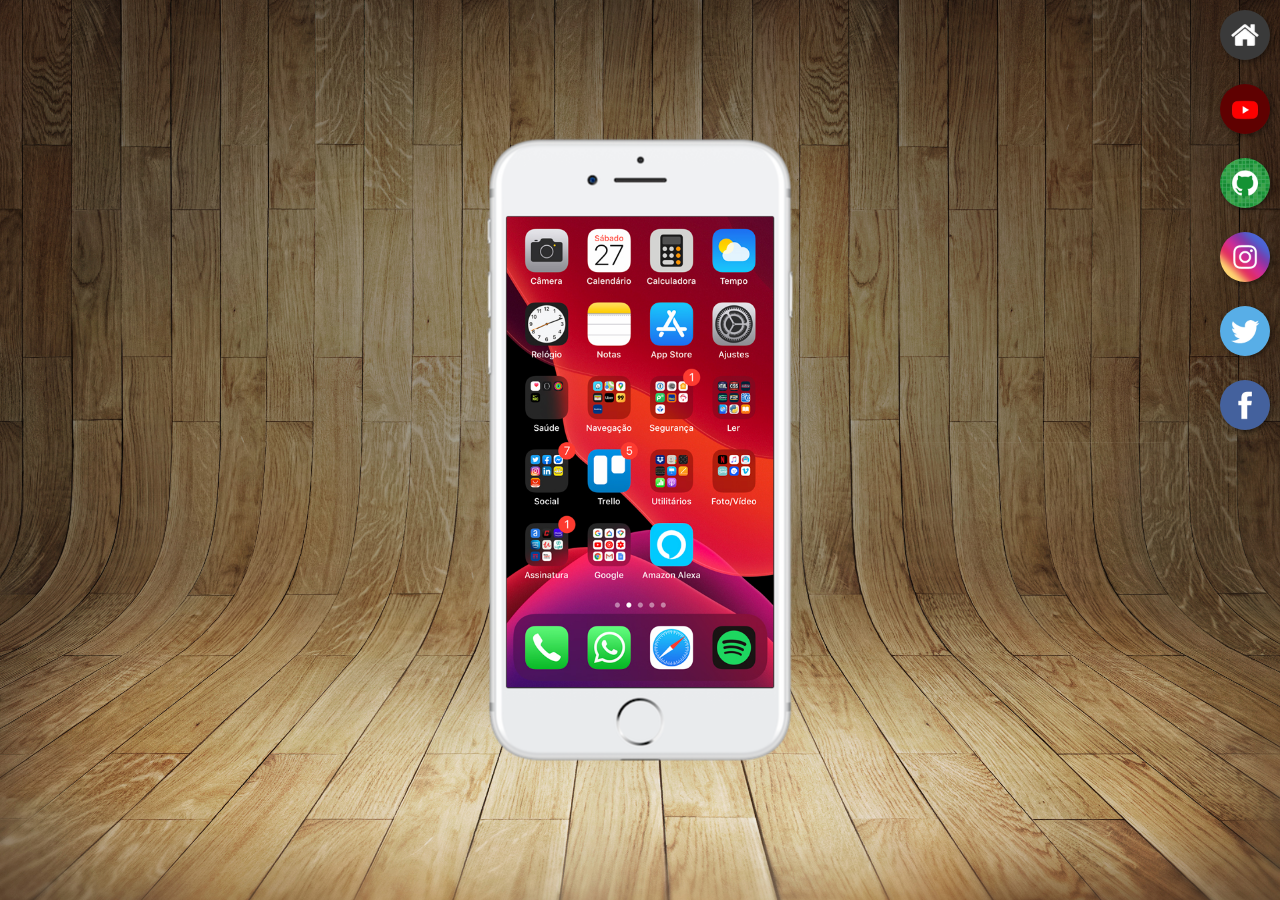
<file: index.html>
<!DOCTYPE html>
<html lang="pt-br">
<head>
    <meta charset="UTF-8">
    <meta http-equiv="X-UA-Compatible" content="IE=edge">
    <meta name="viewport" content="width=device-width, initial-scale=1.0">
    <link rel="shortcut icon" href="favicon.ico" type="image/x-icon">
    <link rel="stylesheet" href="estilos/style.css">
    <title>Projeto Redes Sociais</title>
</head>
<body>
    <main>
        <section id="telefone">
            <iframe src="home.html" name="tela" id="tela" frameborder="0"></iframe>

        </section>
        <section id="redes-sociais">
            <a href="home.html"target="tela"><img src="imagens/logo-home.jpg" alt="Home"></a> <br>
            <a href="youtube.html"target="tela"  ><img src="imagens/logo-youtube.jpg" alt="Youtube"></a> <br>
            <a href="github.html"target="tela"><img src="imagens/logo-github.jpg" alt="Github"></a> <br>
            <a href="instagram.html"target="tela"><img src="imagens/logo-instagram.jpg" alt="Instagram"></a> <br>
            <a href="twitter.html"target="tela"><img src="imagens/logo-twitter.jpg" alt="Twitter"></a> <br>
            <a href="facebook.html"target="tela"><img src="imagens/logo-facebook.jpg" alt="Facebook"></a> <br>






        </section>
    </main>
</body>
</html>
</file>
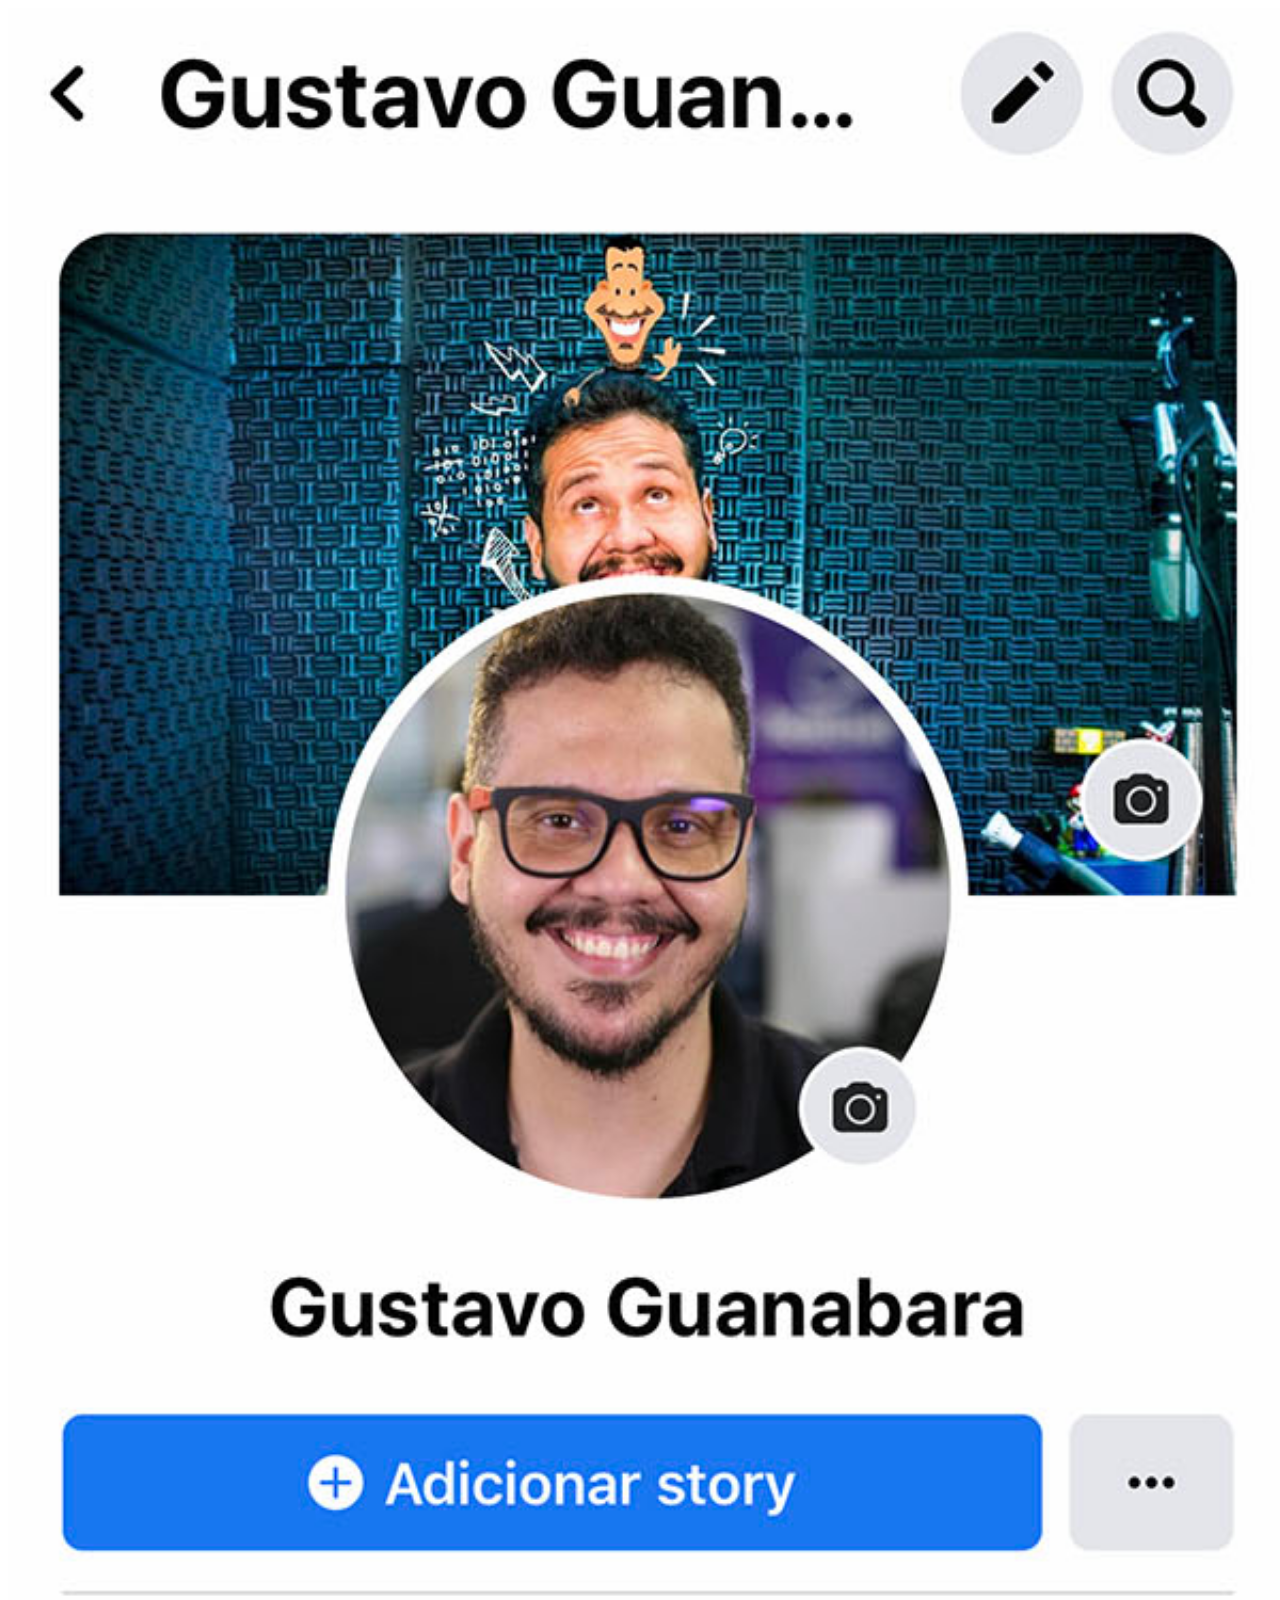
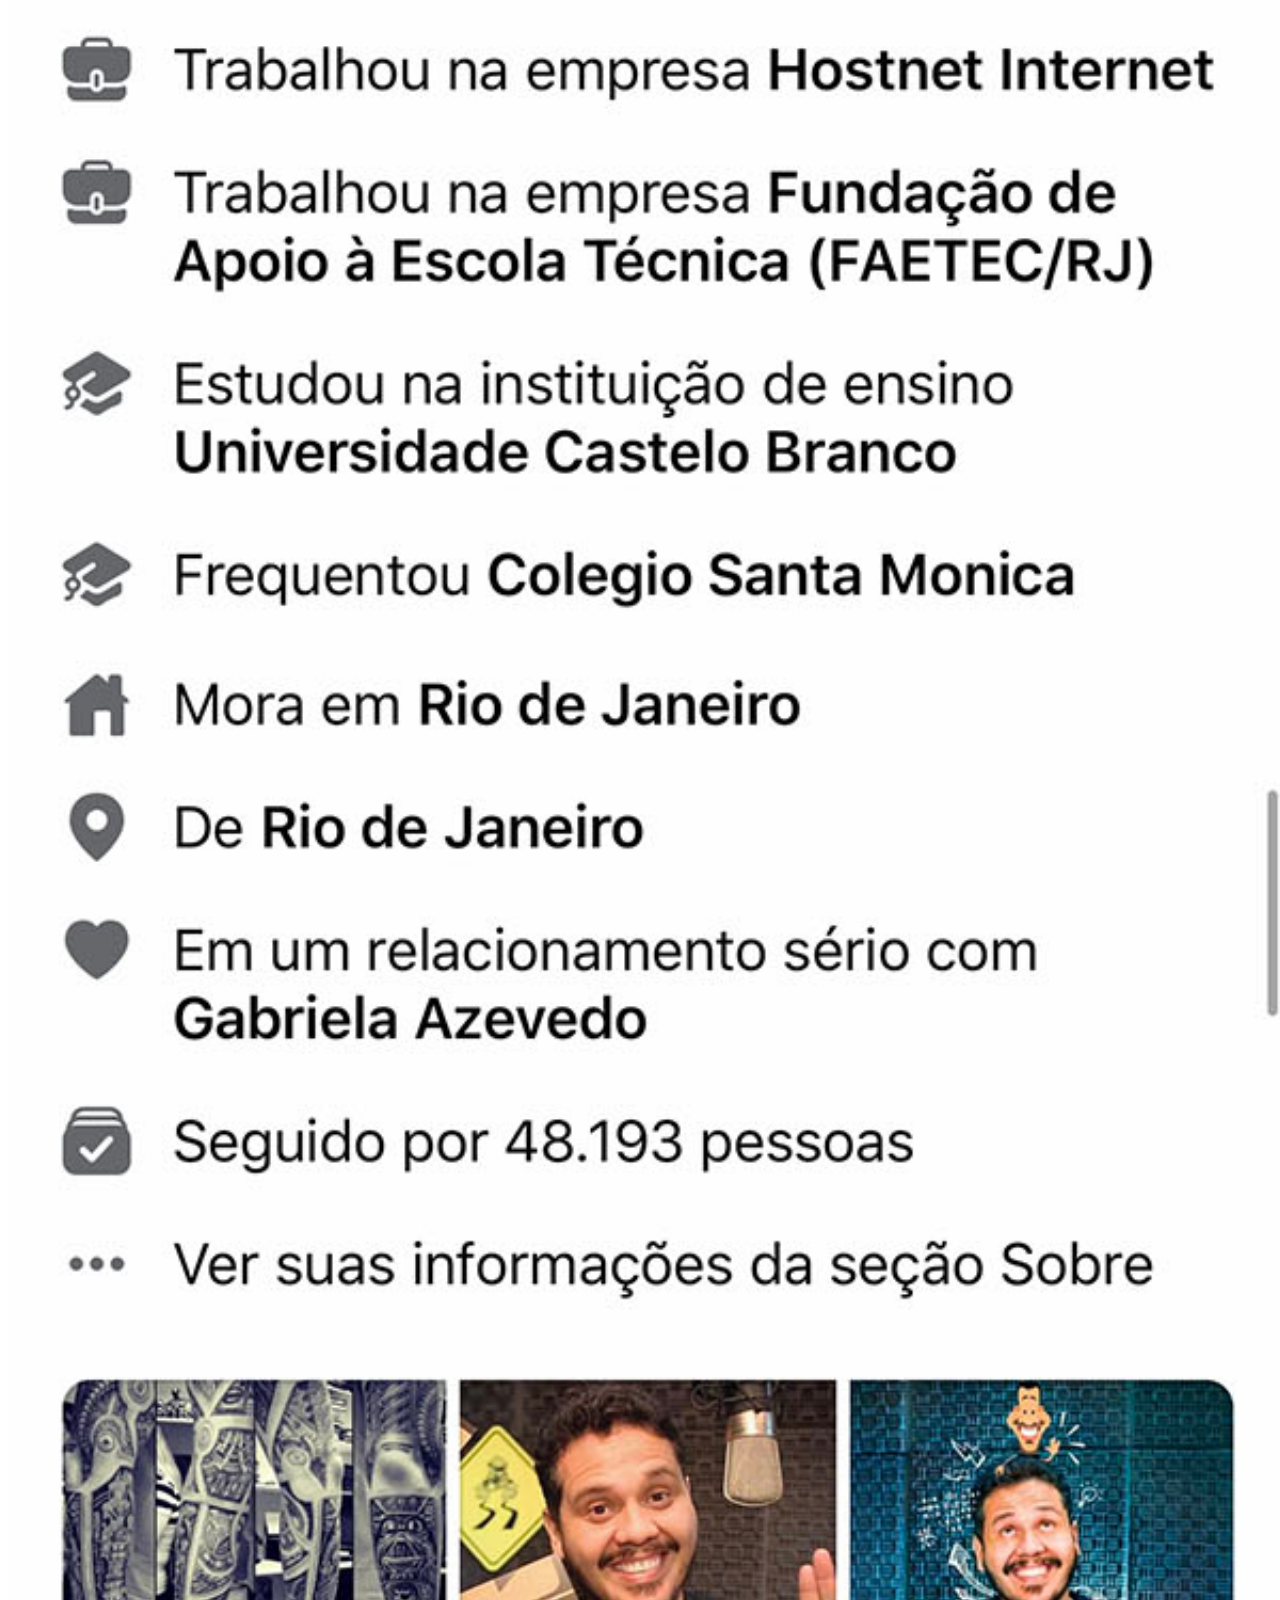
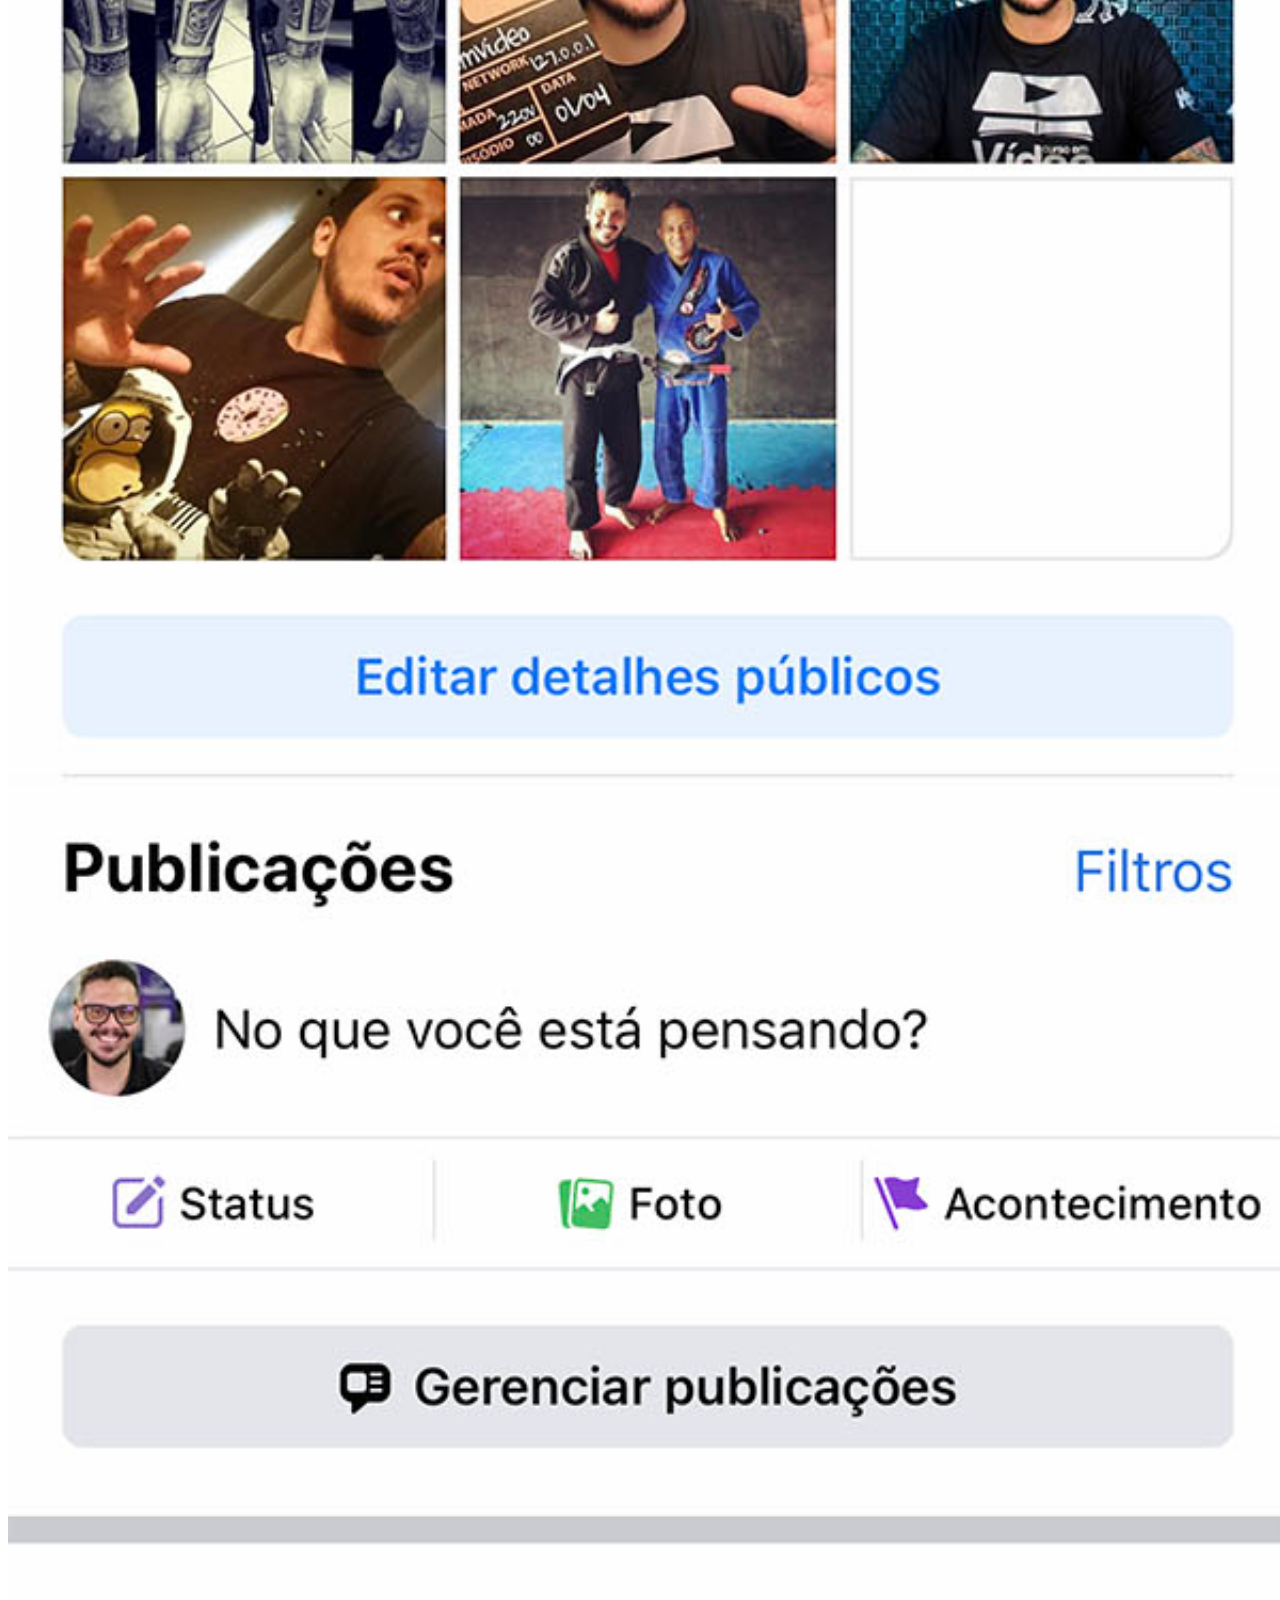
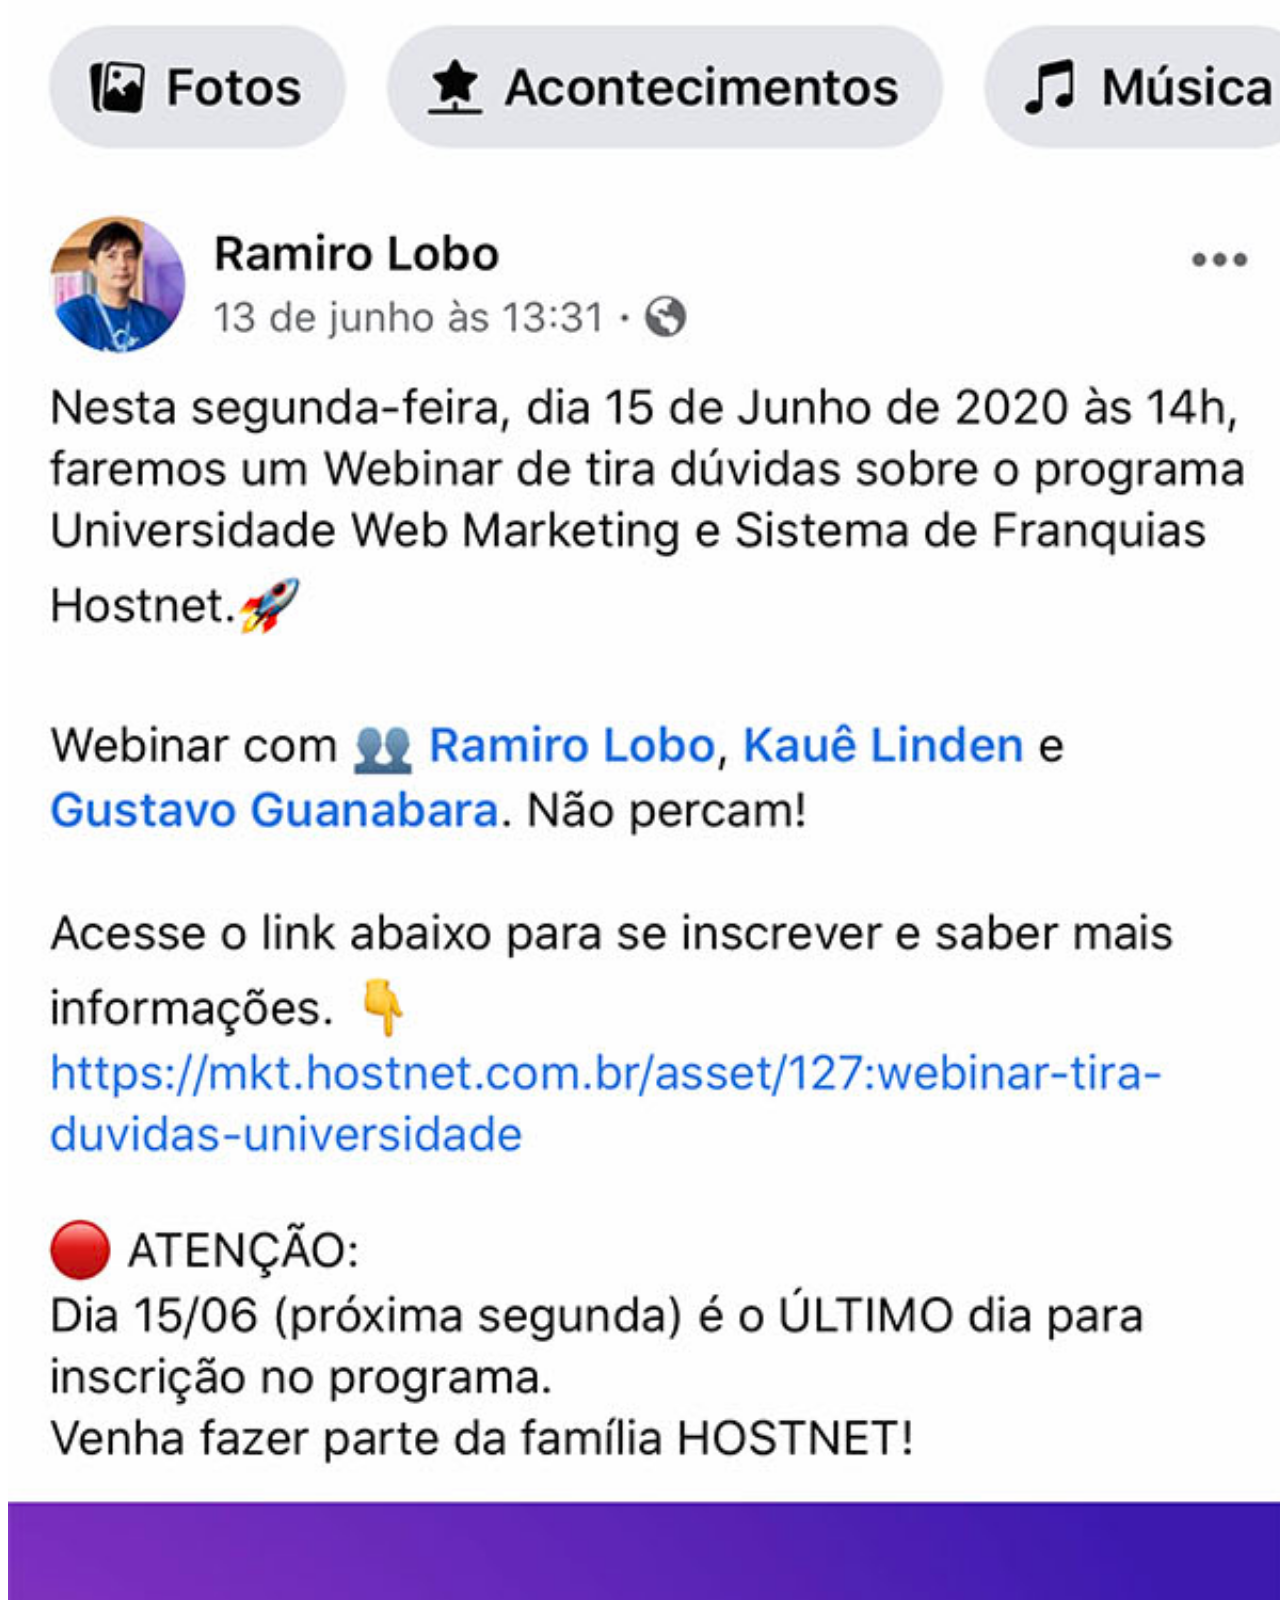
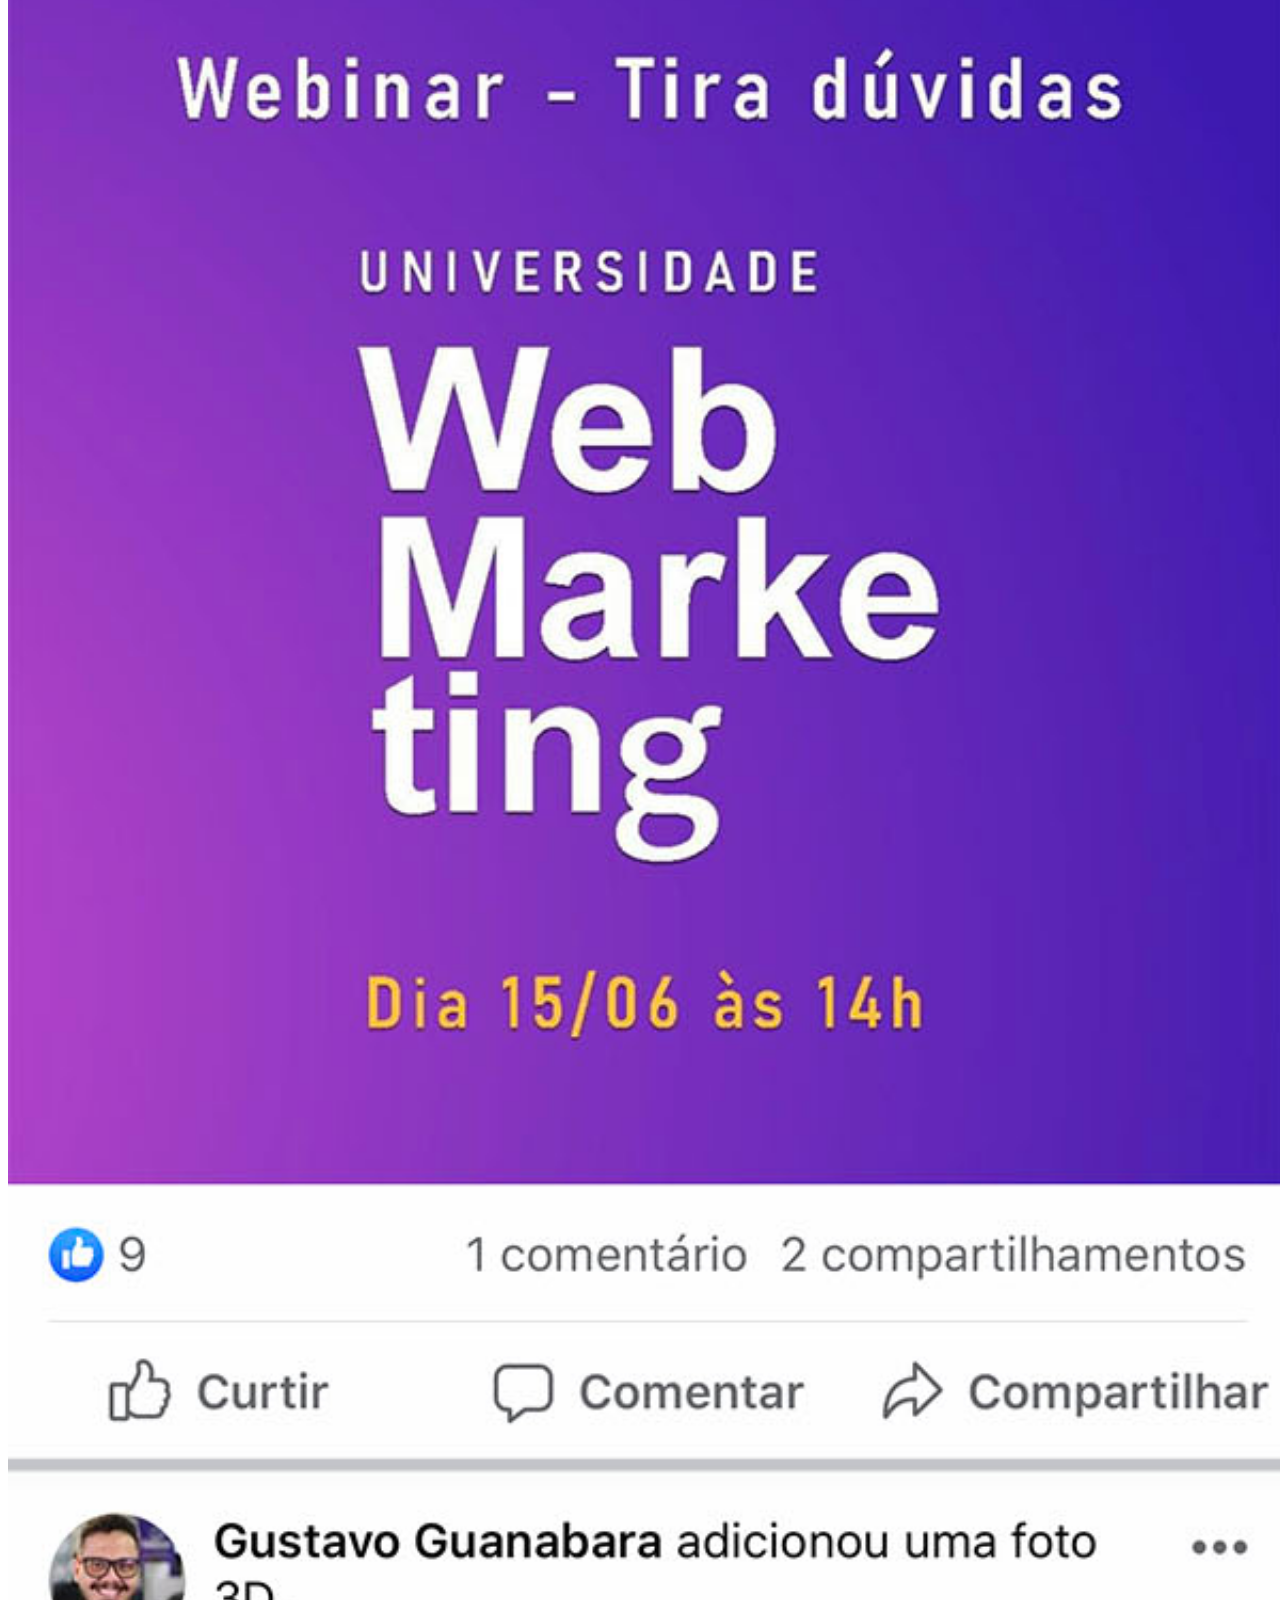
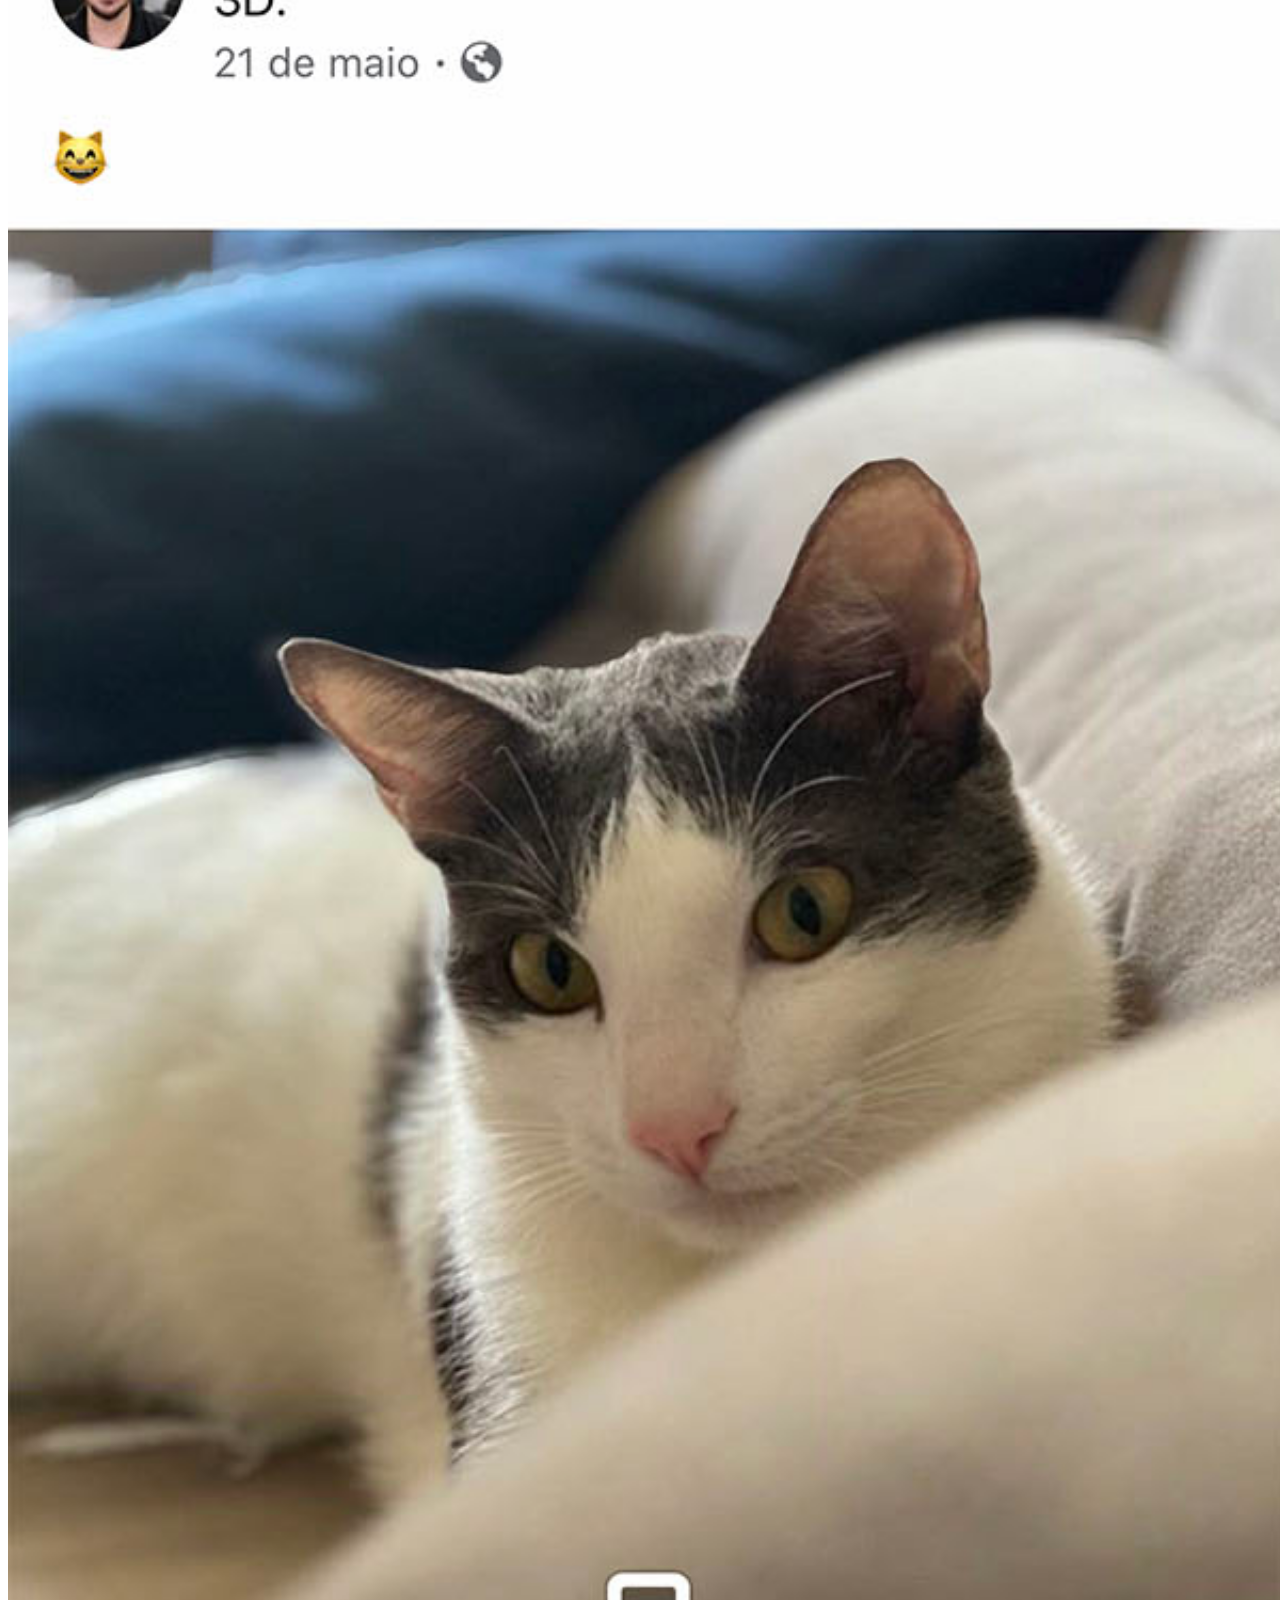
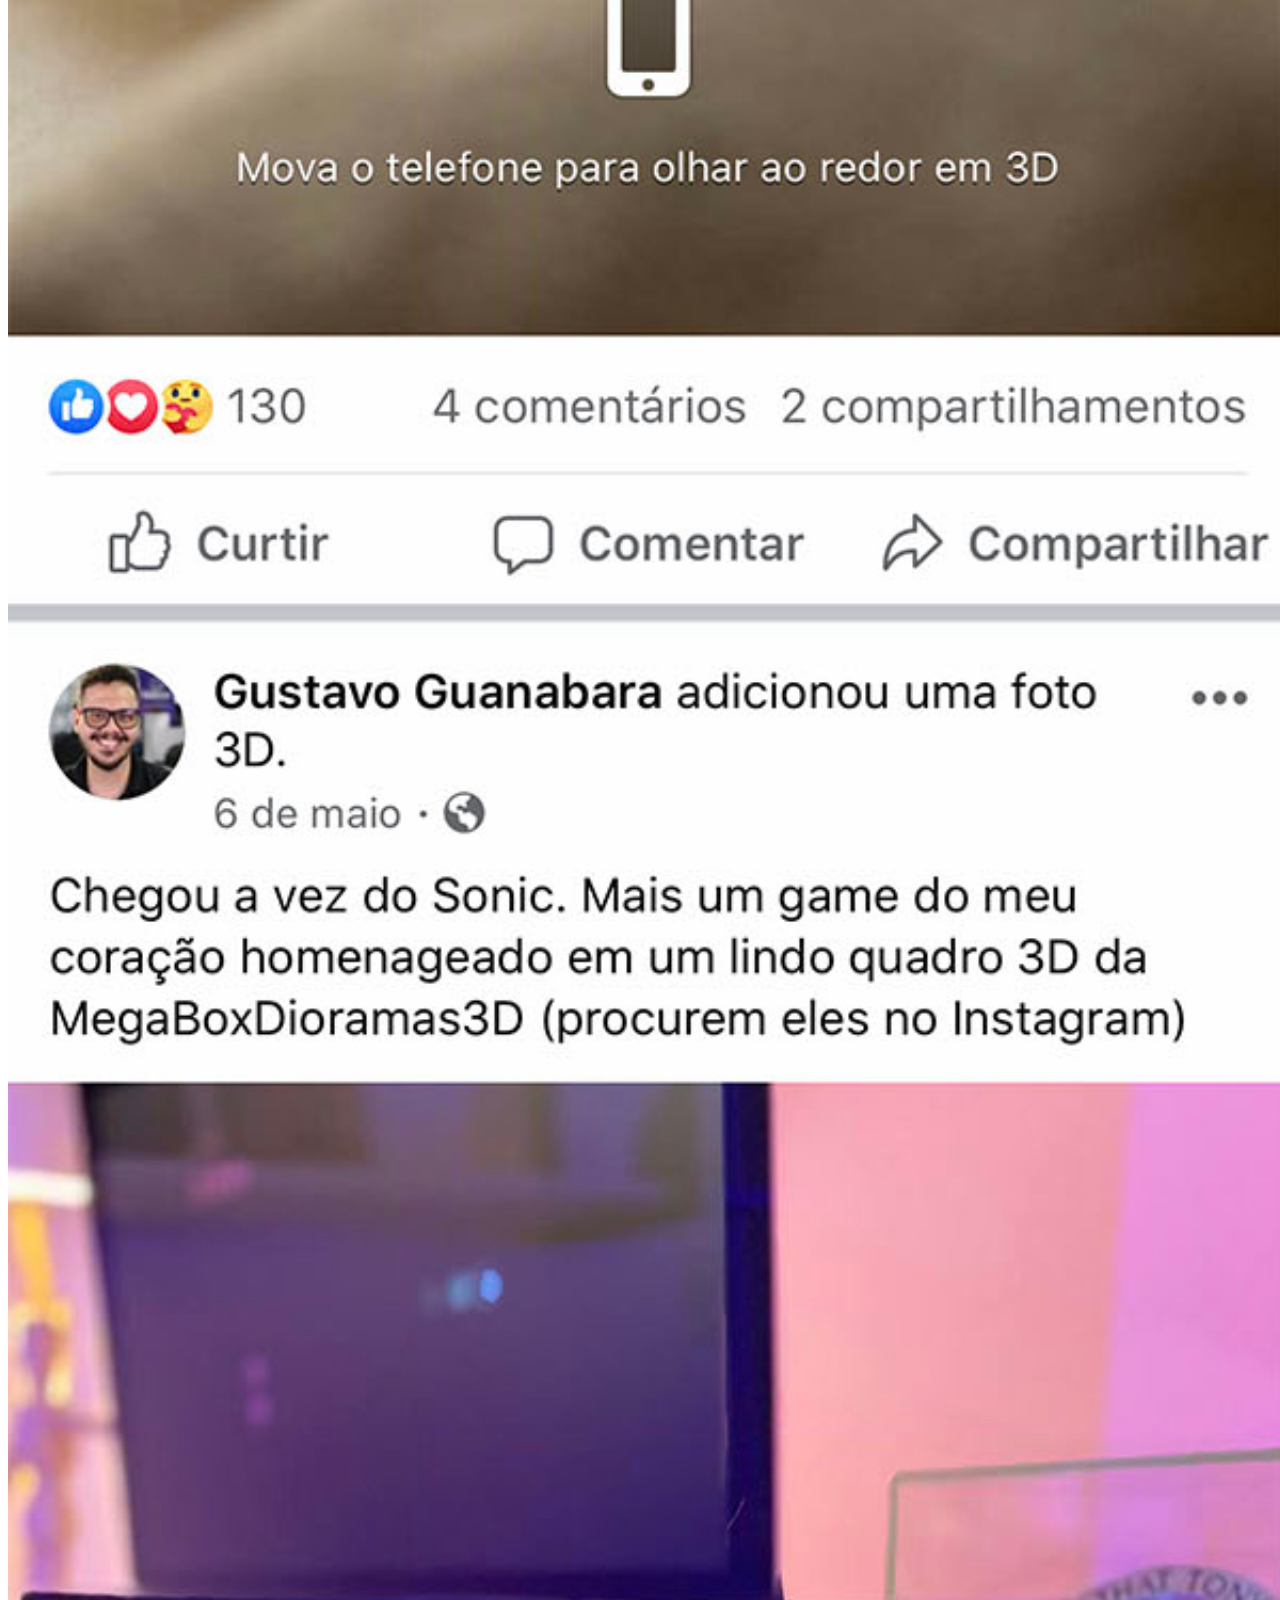
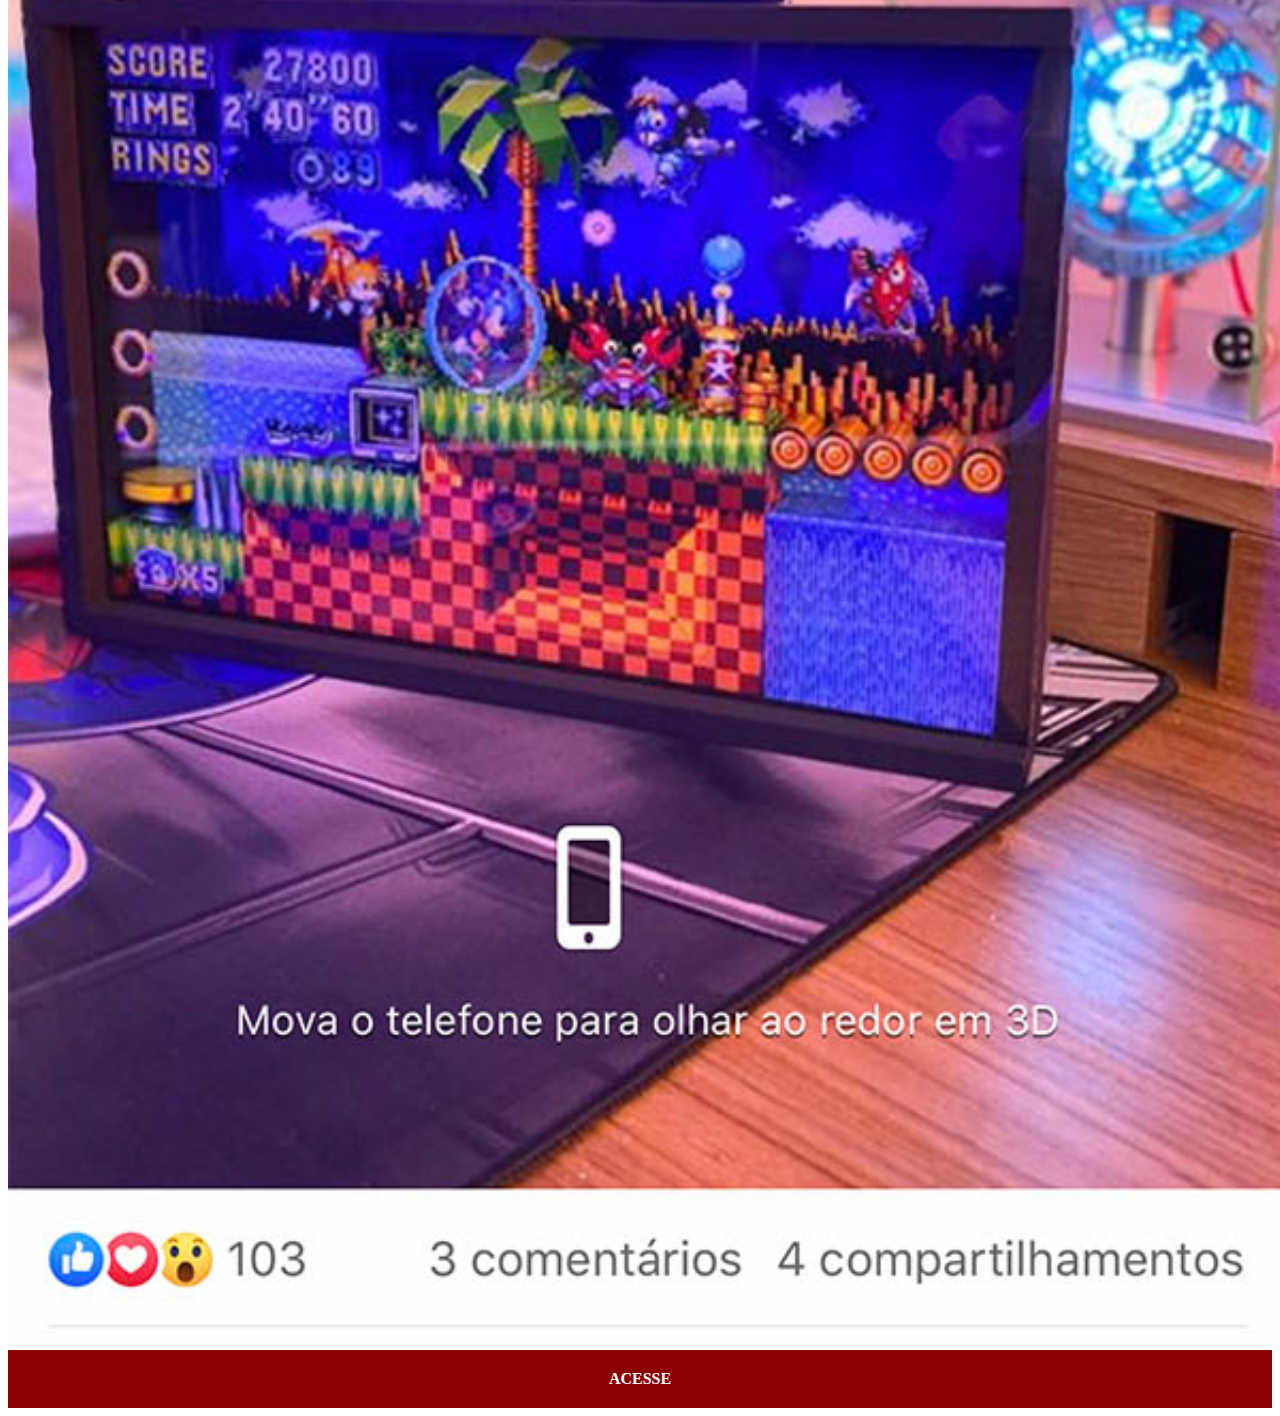
<file: facebook.html>
<!DOCTYPE html>
<html lang="pt-br">
<head>
    <meta charset="UTF-8">
    <meta http-equiv="X-UA-Compatible" content="IE=edge">
    <meta name="viewport" content="width=device-width, initial-scale=1.0">
    <title>Facebook</title>
    <link rel="stylesheet" href="estilos/social.css">
</head>
<body>
    <img src="imagens/tela-facebook.jpg" alt="Facebook">
    <a href="https://www.facebook.com/gustavoguanabara/"target="_blank">ACESSE</a>
</body>
</html>
</file>
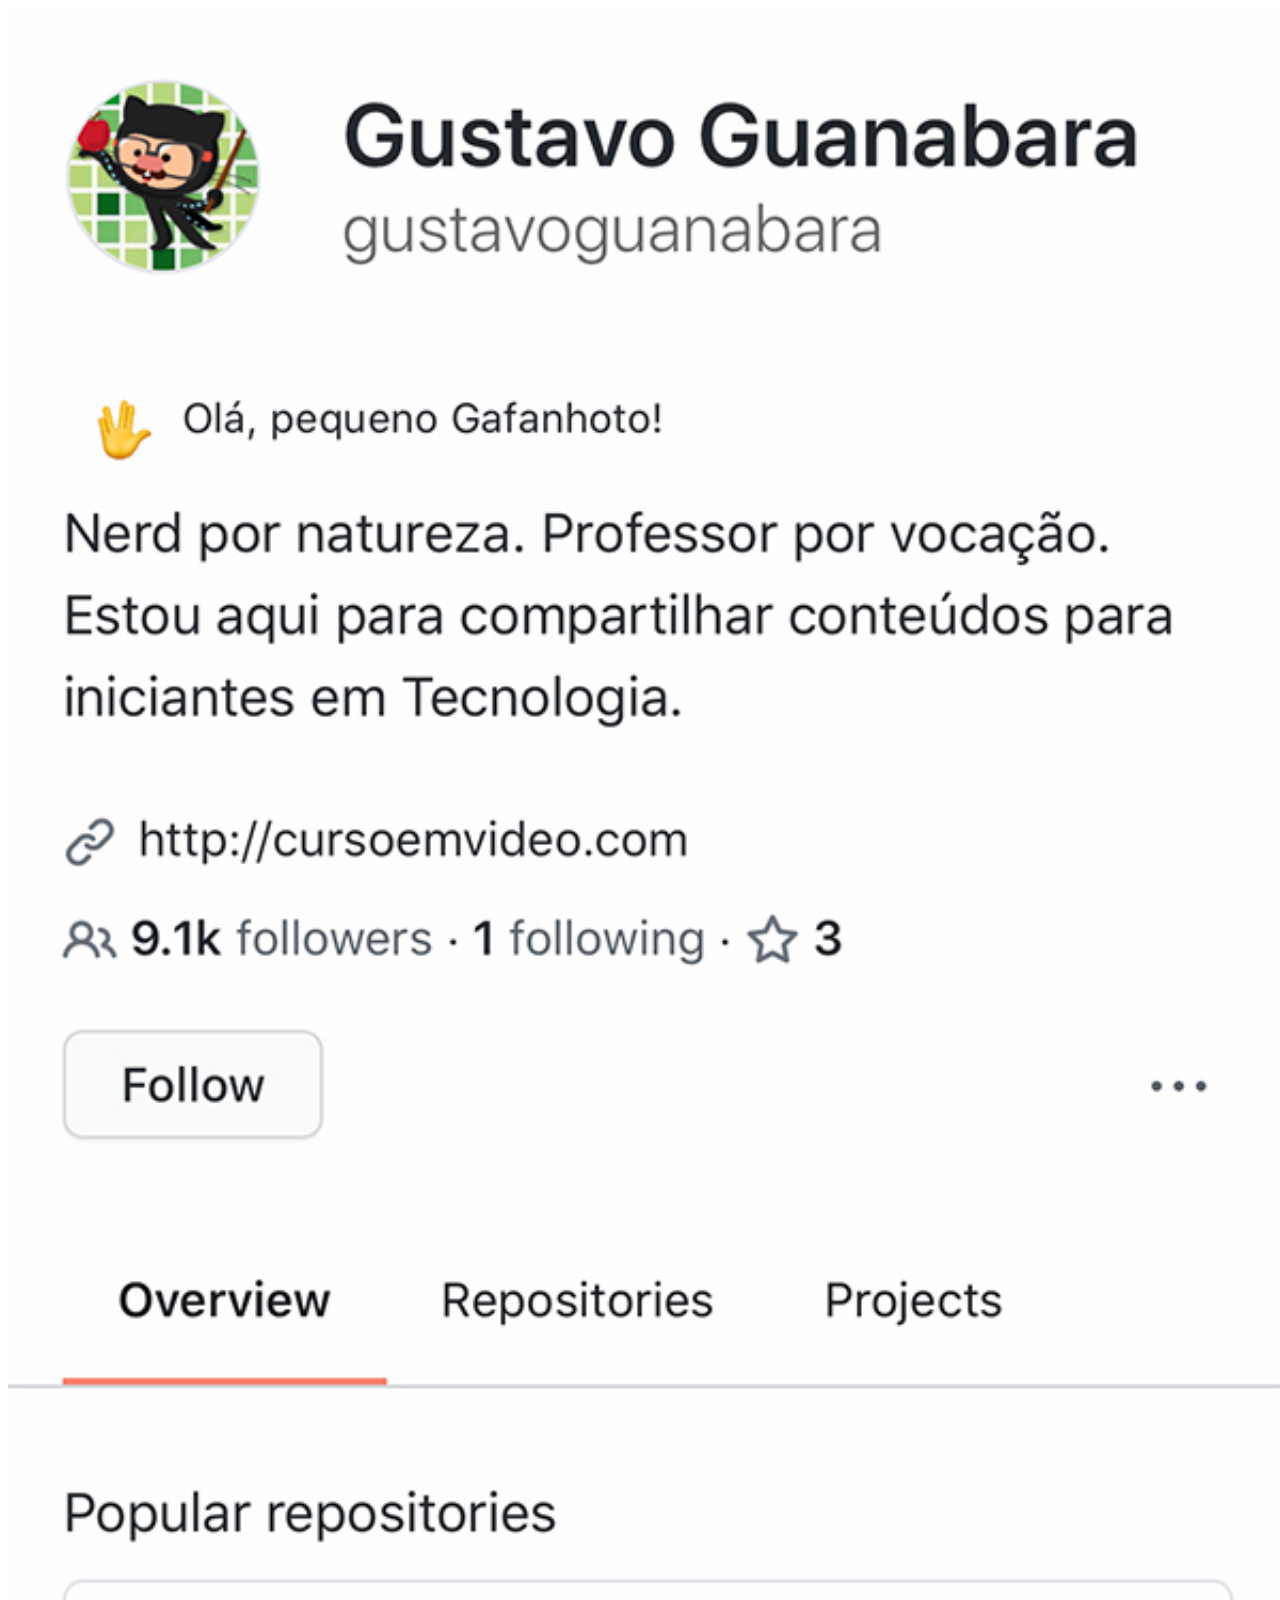
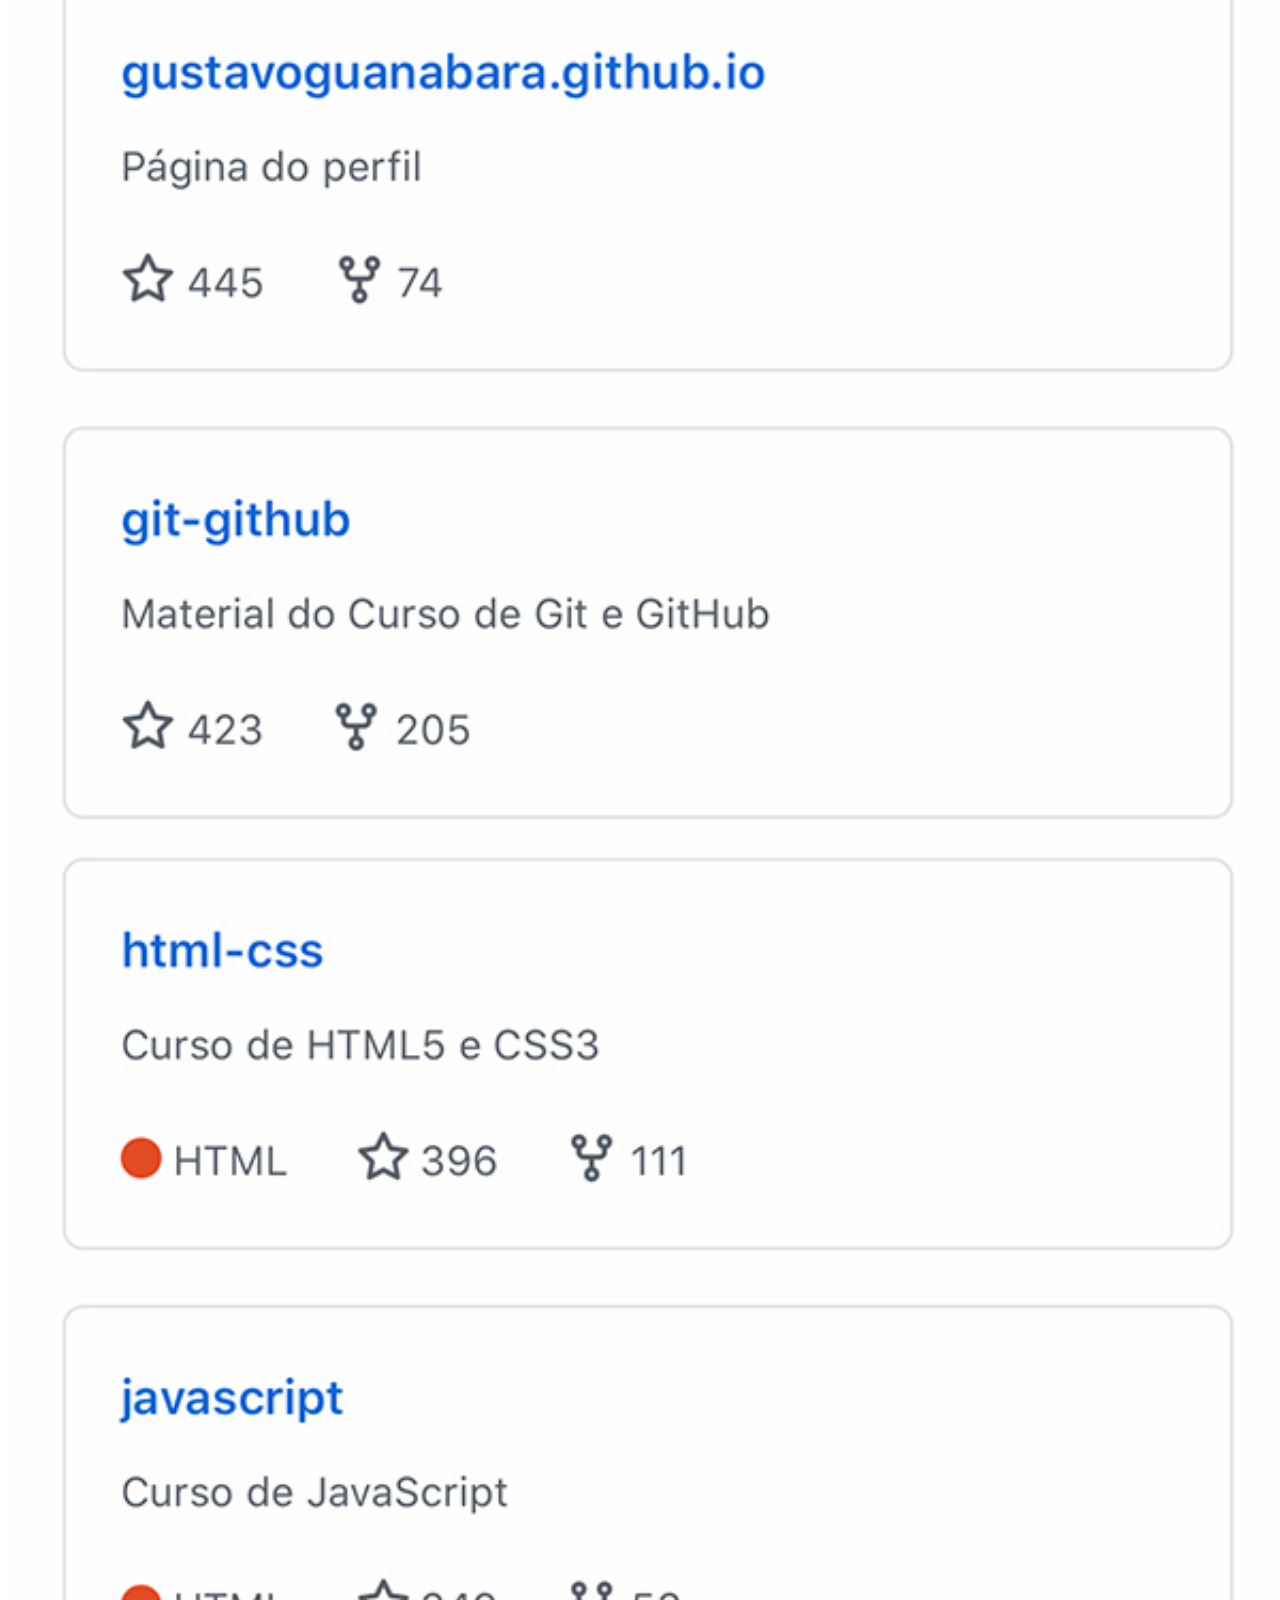
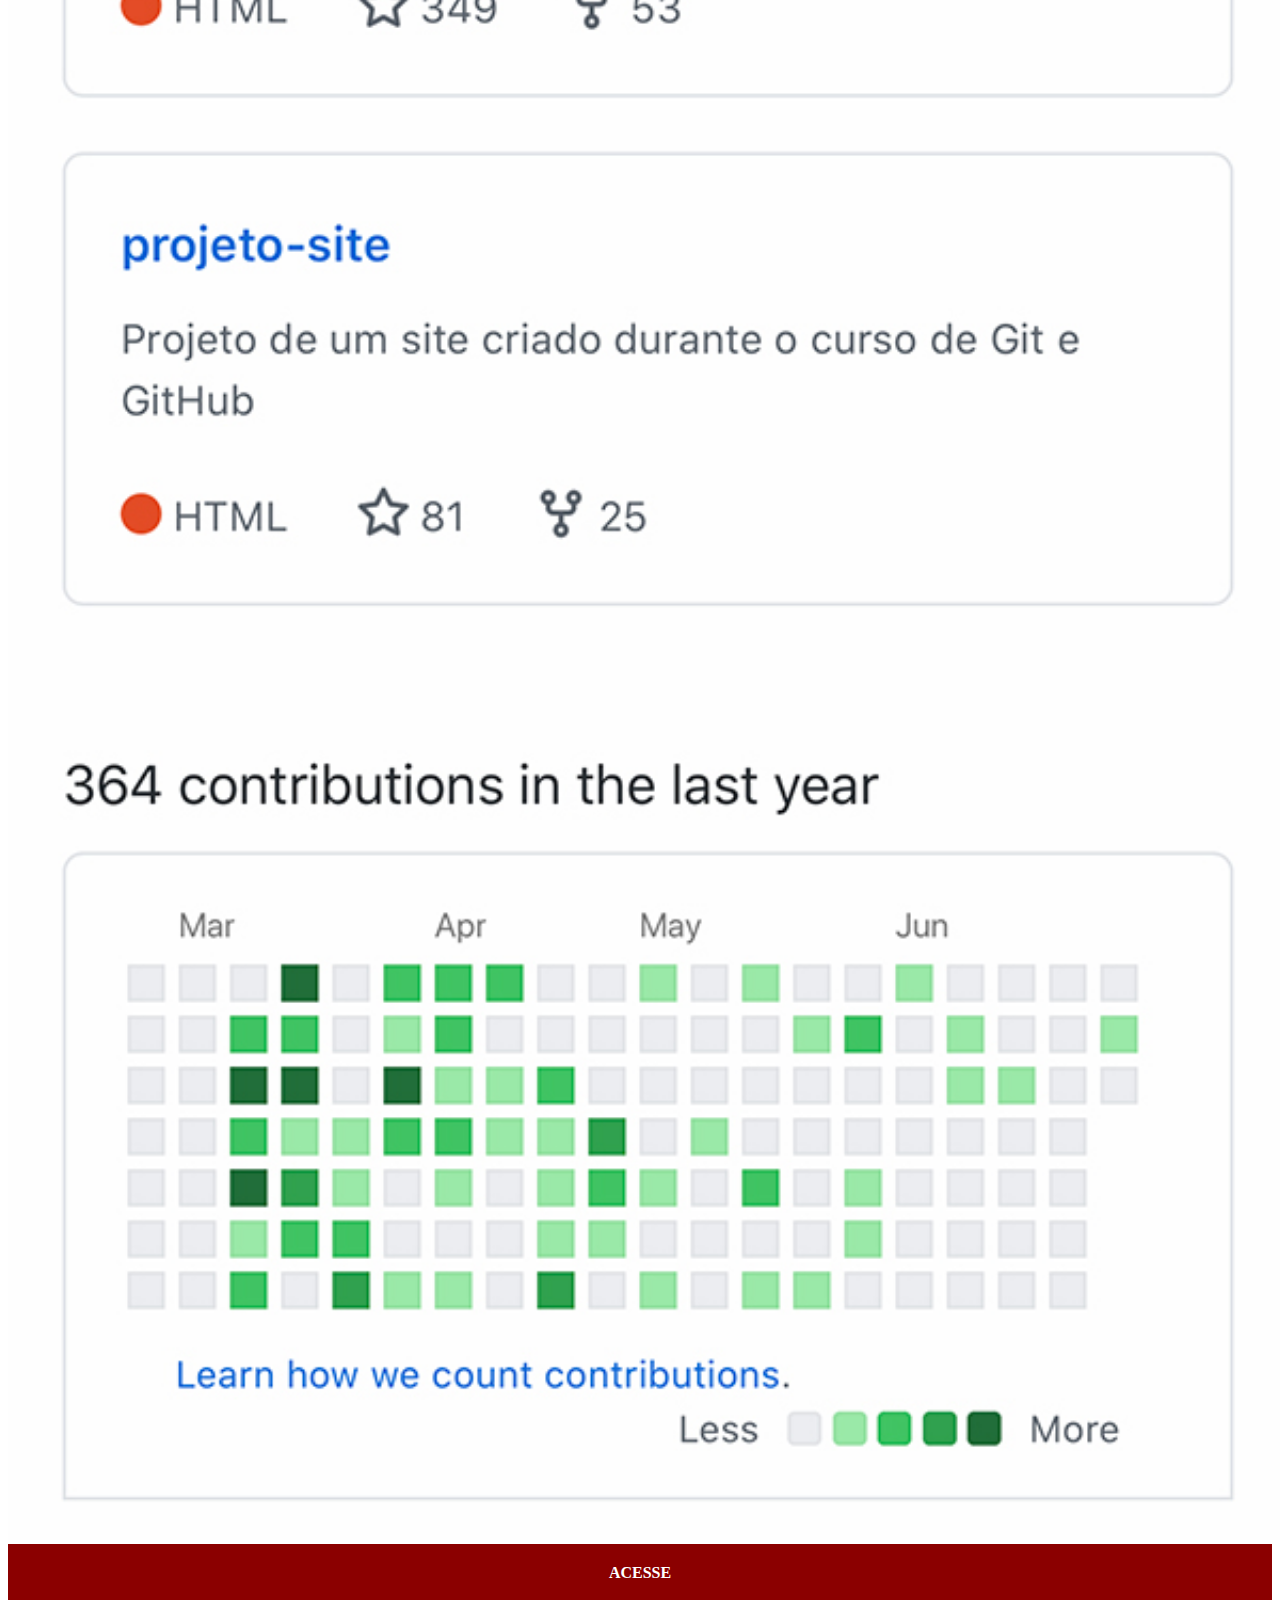
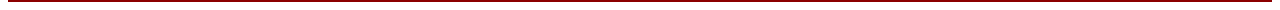
<file: github.html>
<!DOCTYPE html>
<html lang="pt-br">
<head>
    <meta charset="UTF-8">
    <meta http-equiv="X-UA-Compatible" content="IE=edge">
    <meta name="viewport" content="width=device-width, initial-scale=1.0">
    <title>GitHub</title>
    <link rel="stylesheet" href="estilos/social.css">
</head>
<body>
    <img src="imagens/tela-github.jpg" alt="Github">
    <a href="https://github.com/rdRafael" target="_blank">ACESSE</a>
</body>
</html>
</file>
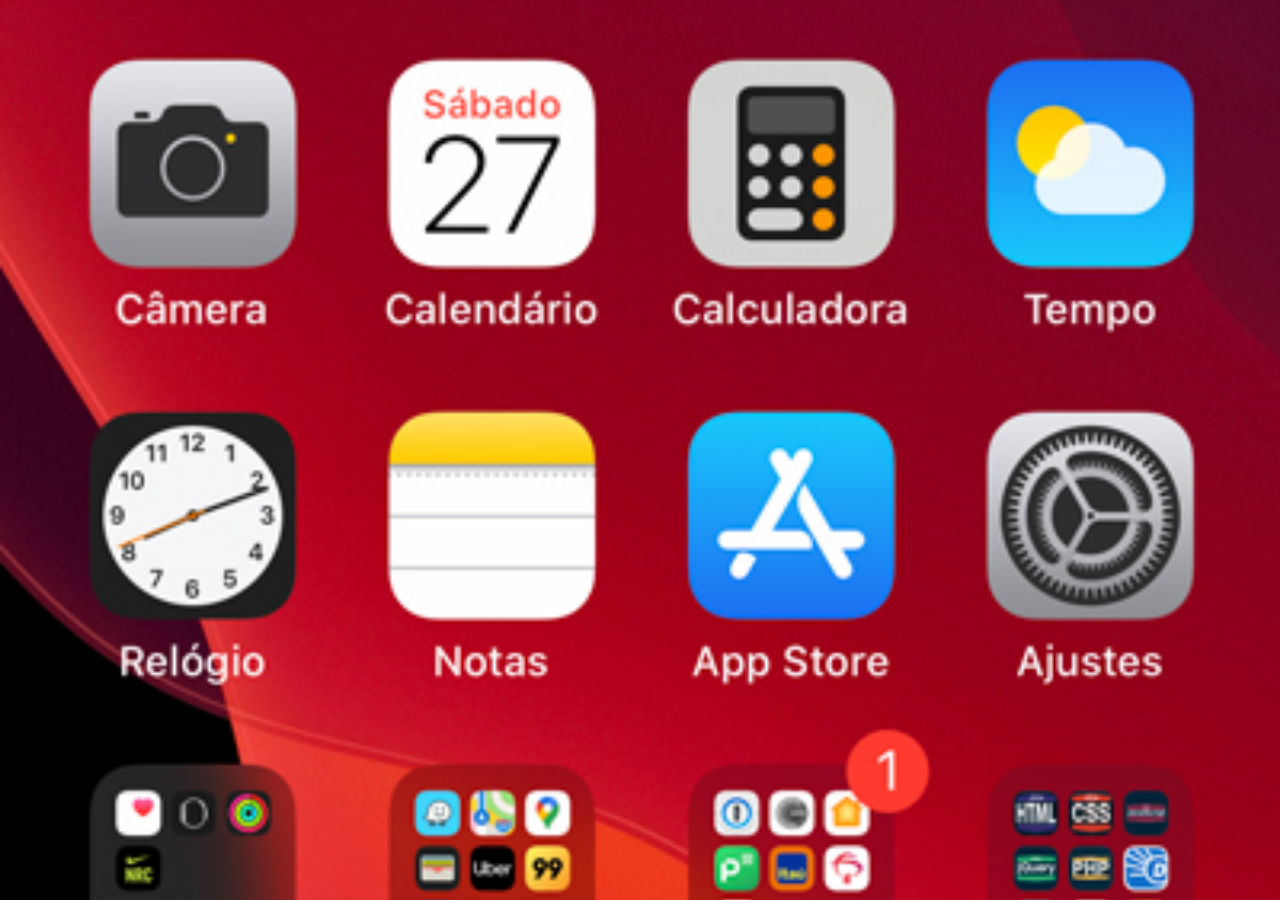
<file: home.html>
<!DOCTYPE html>
<html lang="pt-br">
<head>
    <meta charset="UTF-8">
    <meta http-equiv="X-UA-Compatible" content="IE=edge">
    <meta name="viewport" content="width=device-width, initial-scale=1.0">
    <title>Home</title>
    <style>
        *{
            margin: 0px;
            padding: 0px;
        }

        body{
            width: 100vw;
            height: 100vh;
            background: black url('imagens/tela-home.jpg')no-repeat top center;
            background-size: cover;
        }
    </style>
</head>
<body>
    
</body>
</html>
</file>
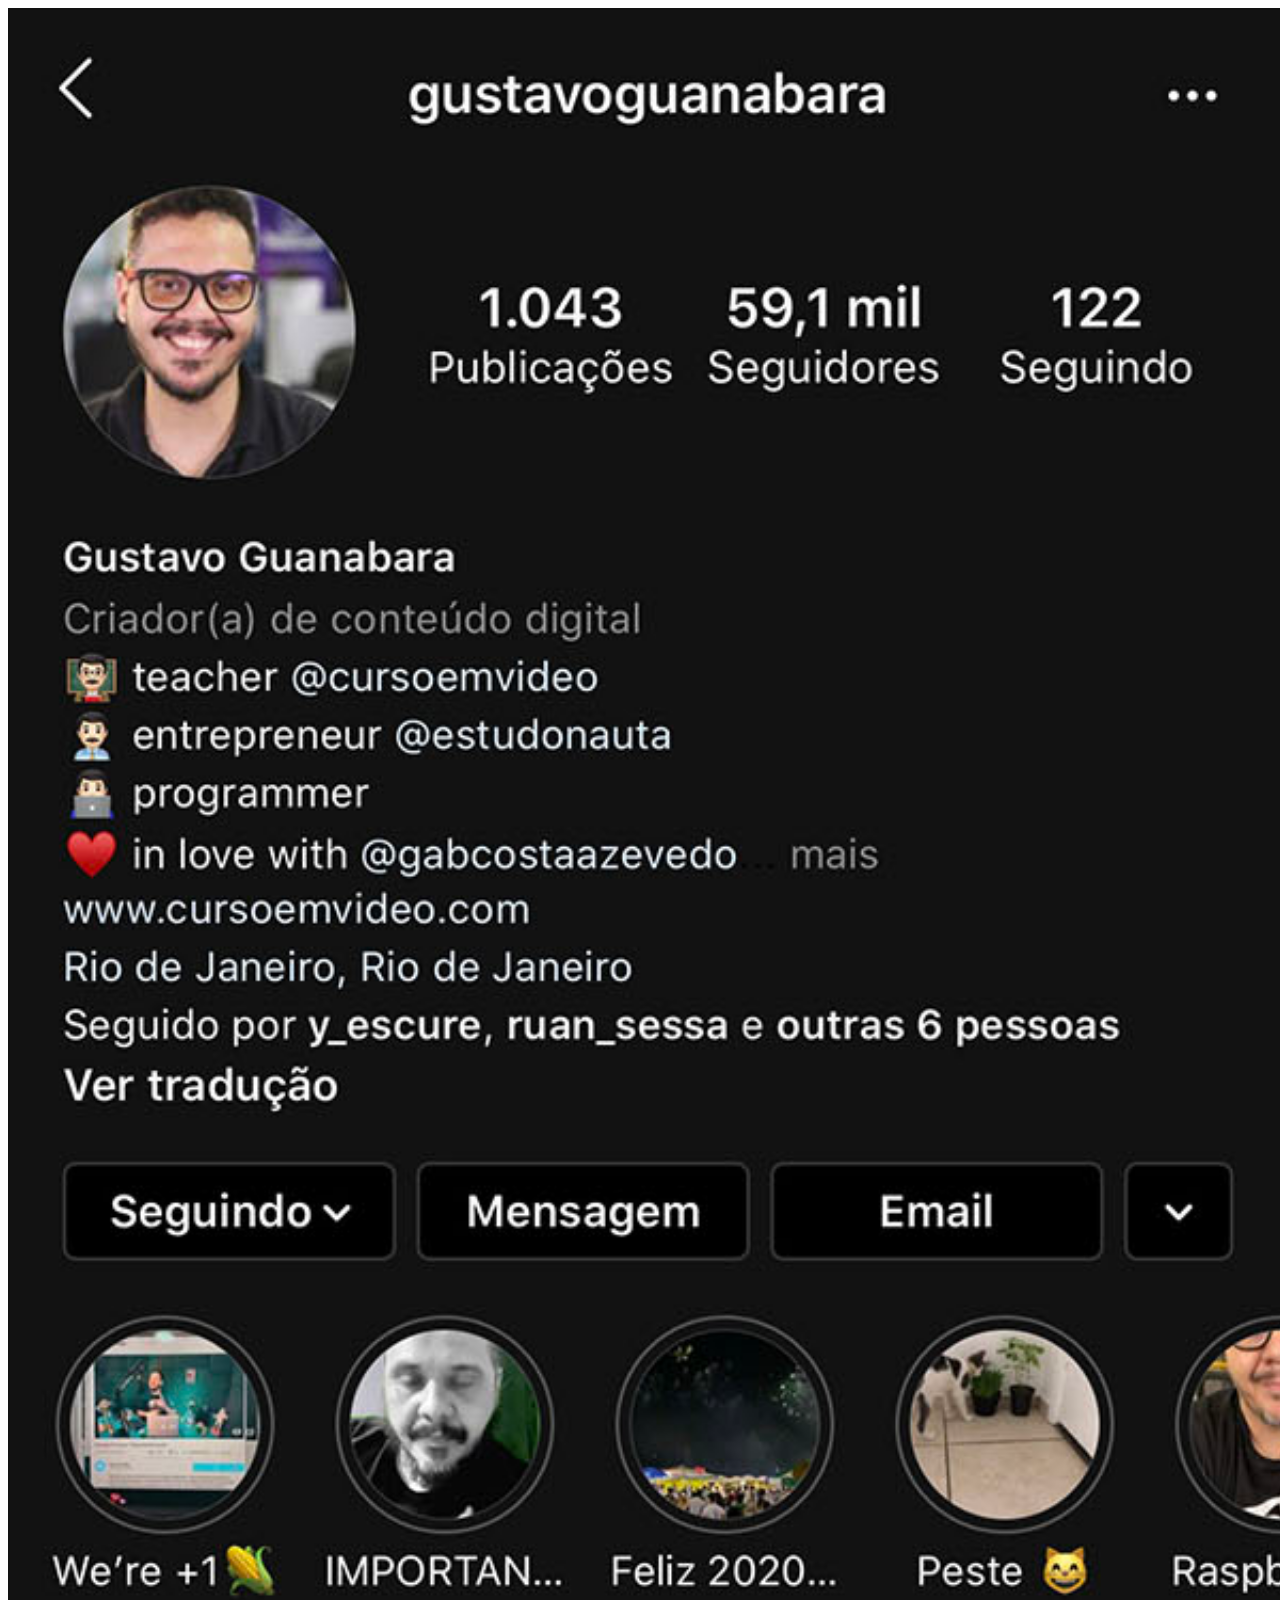
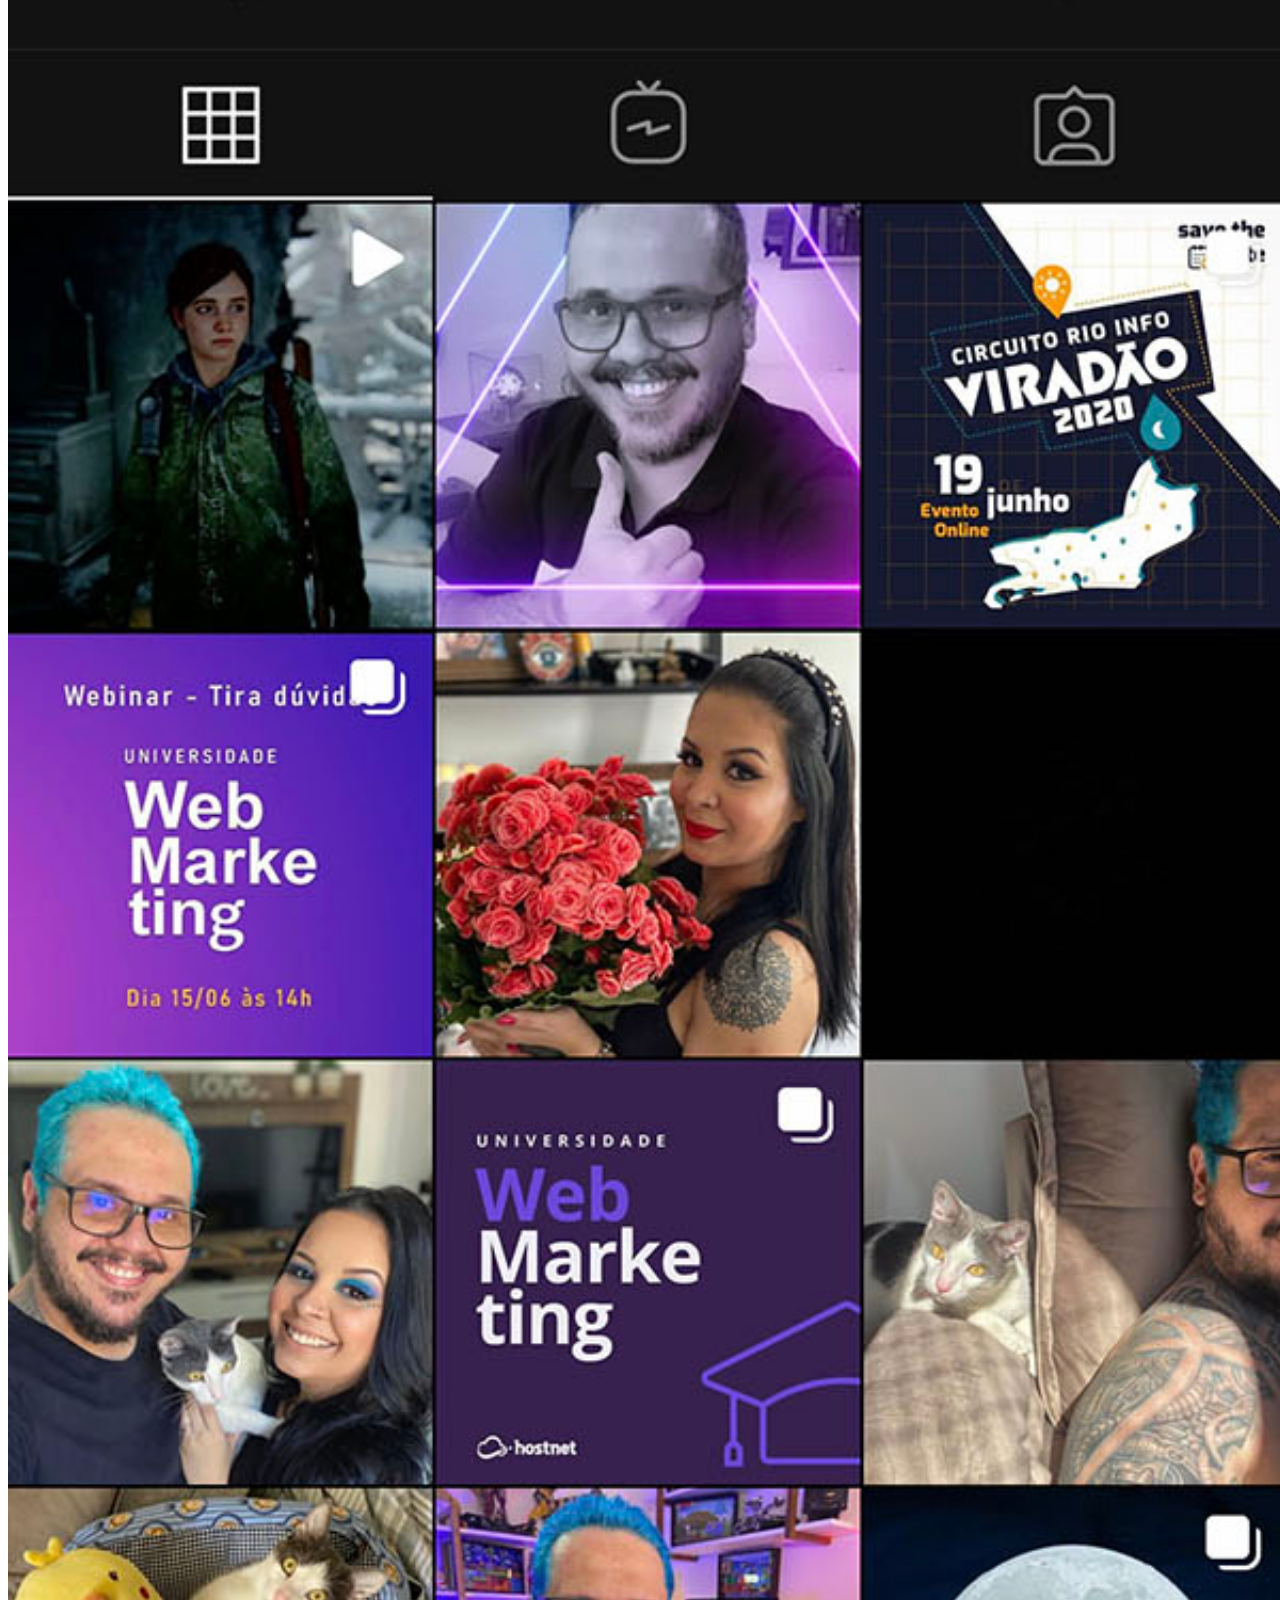
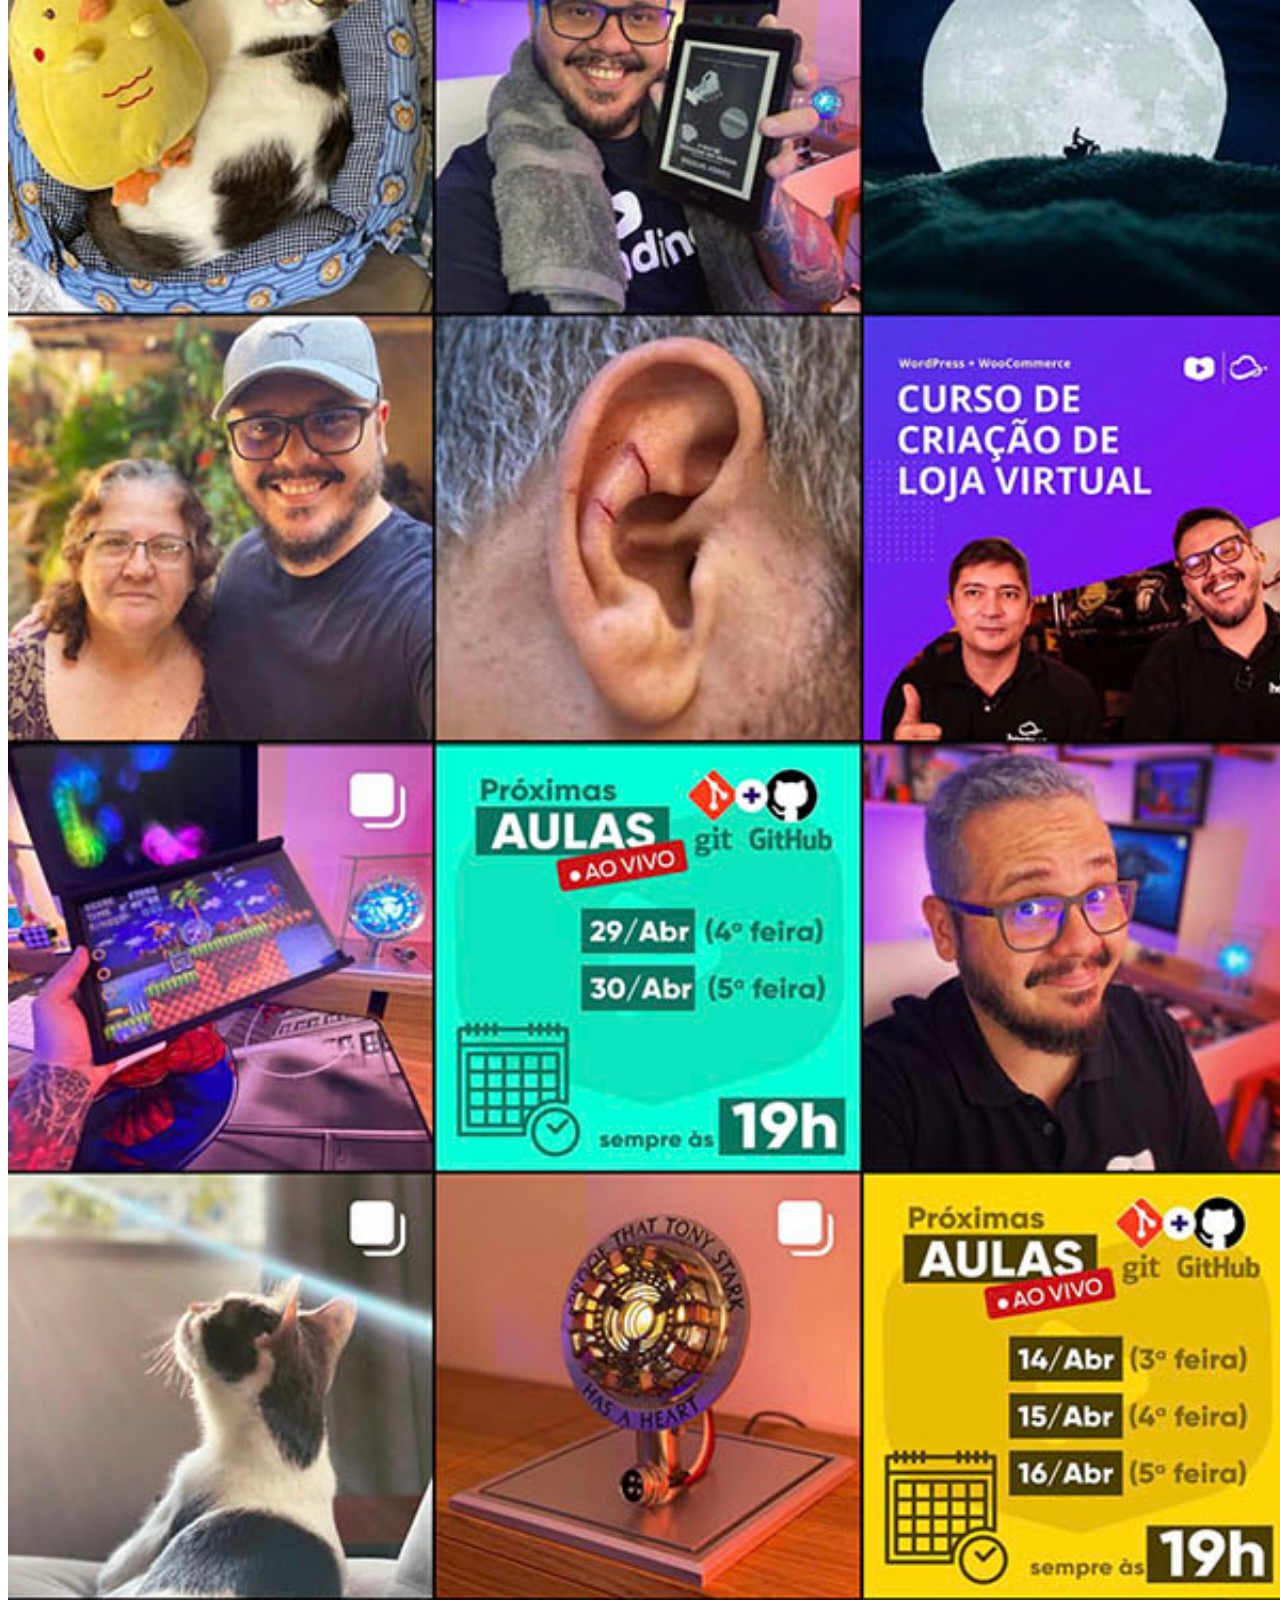
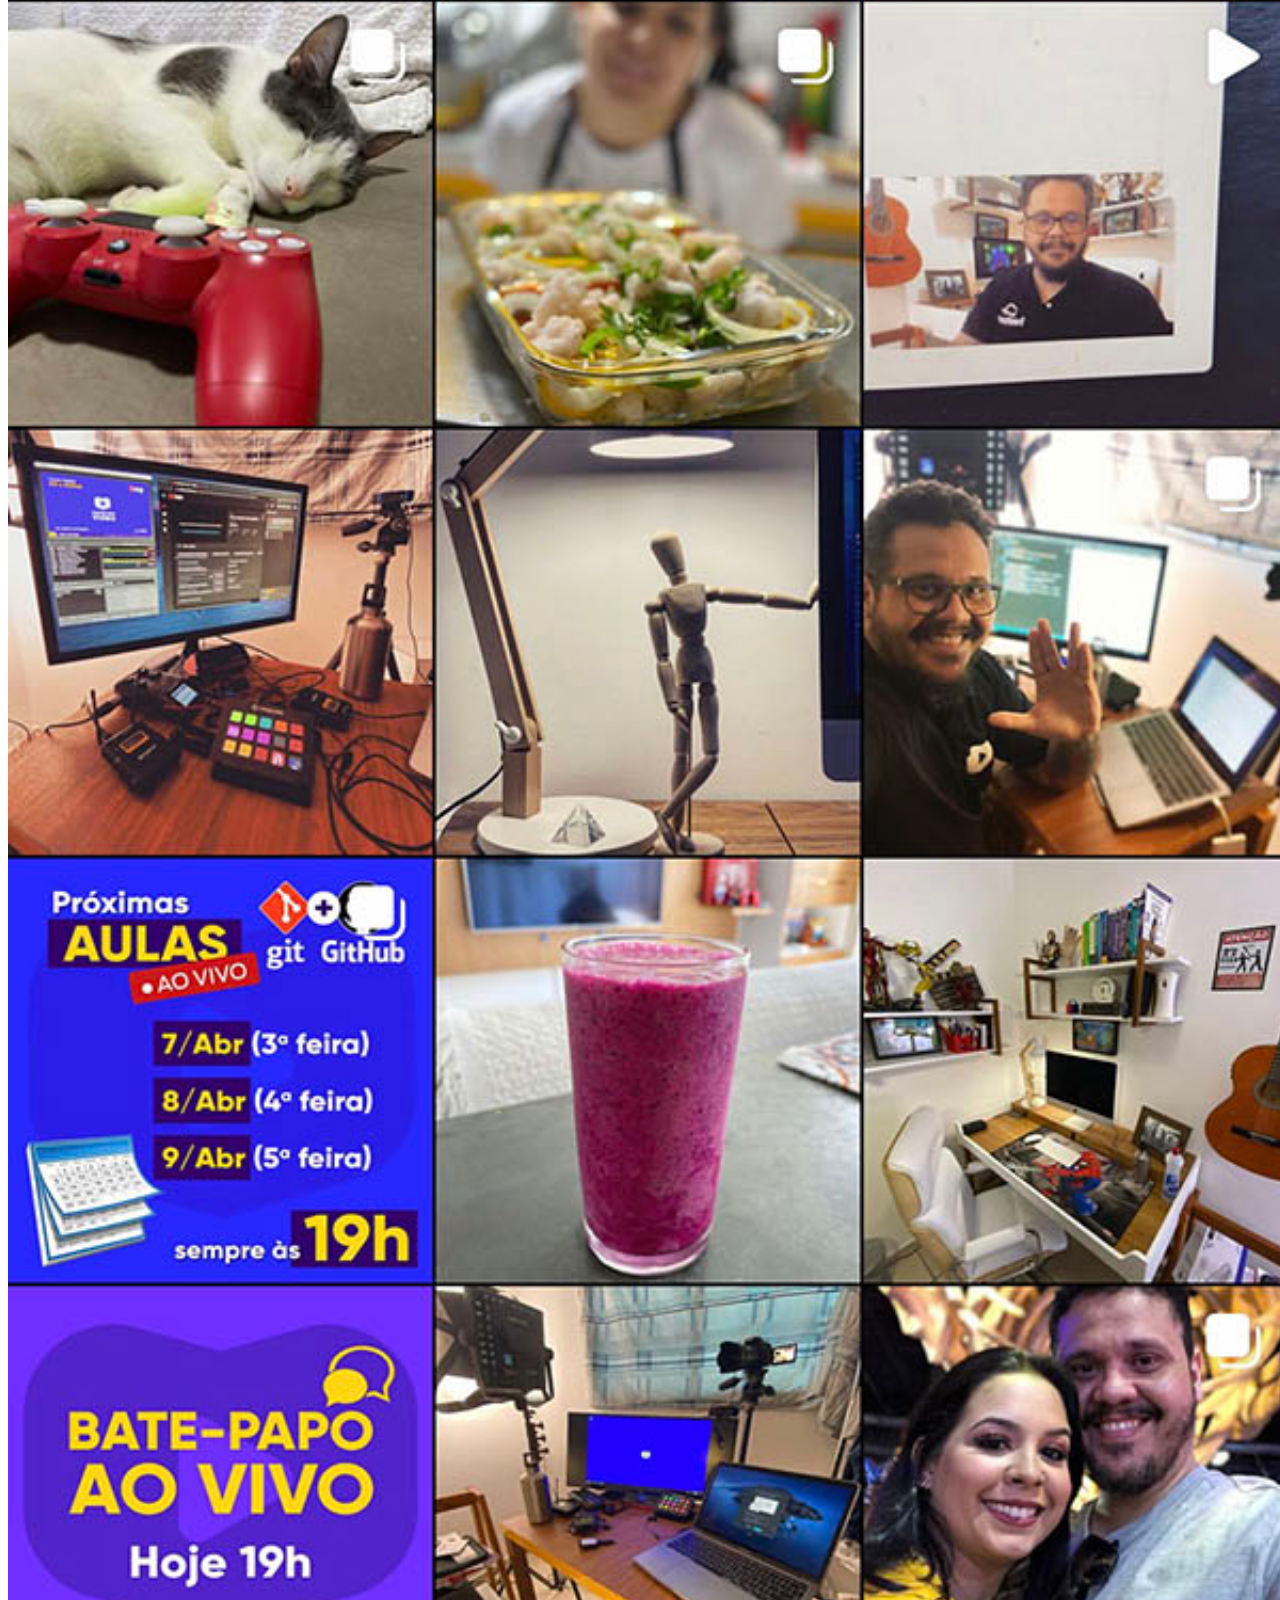
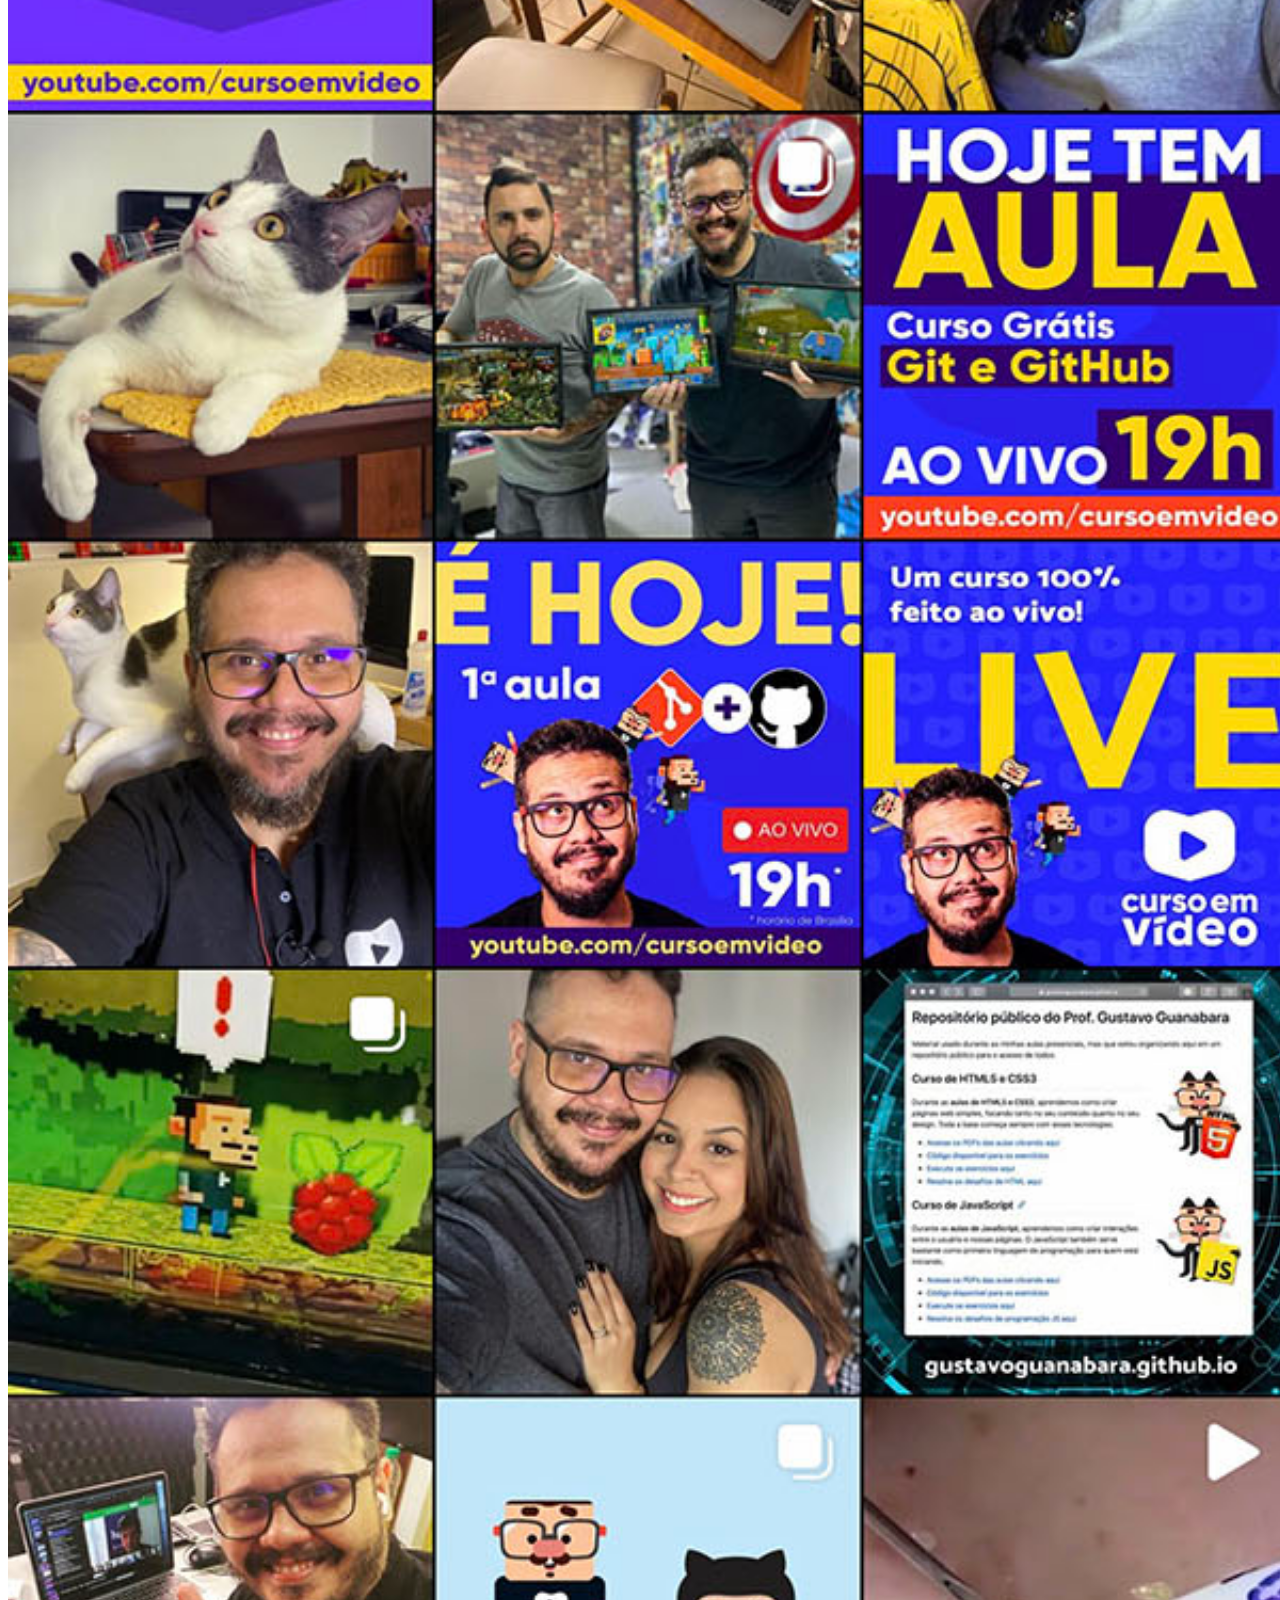
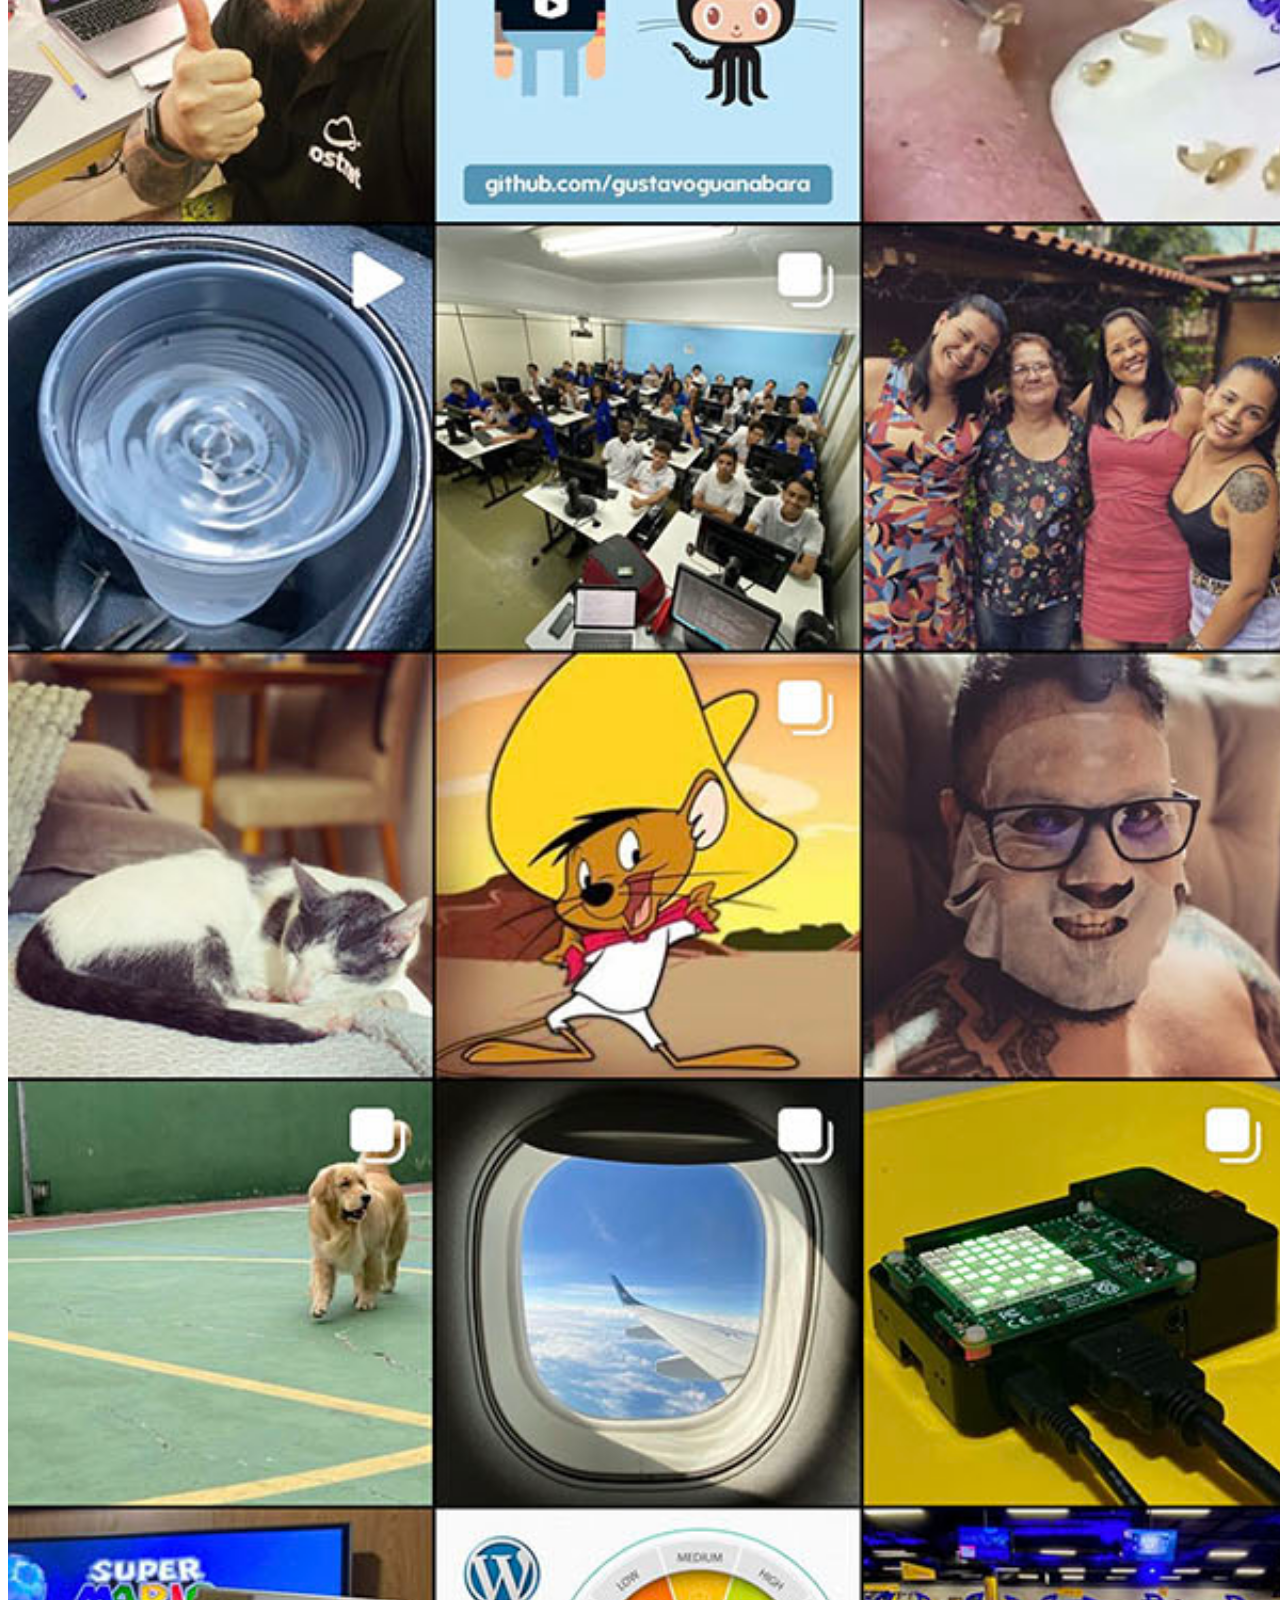
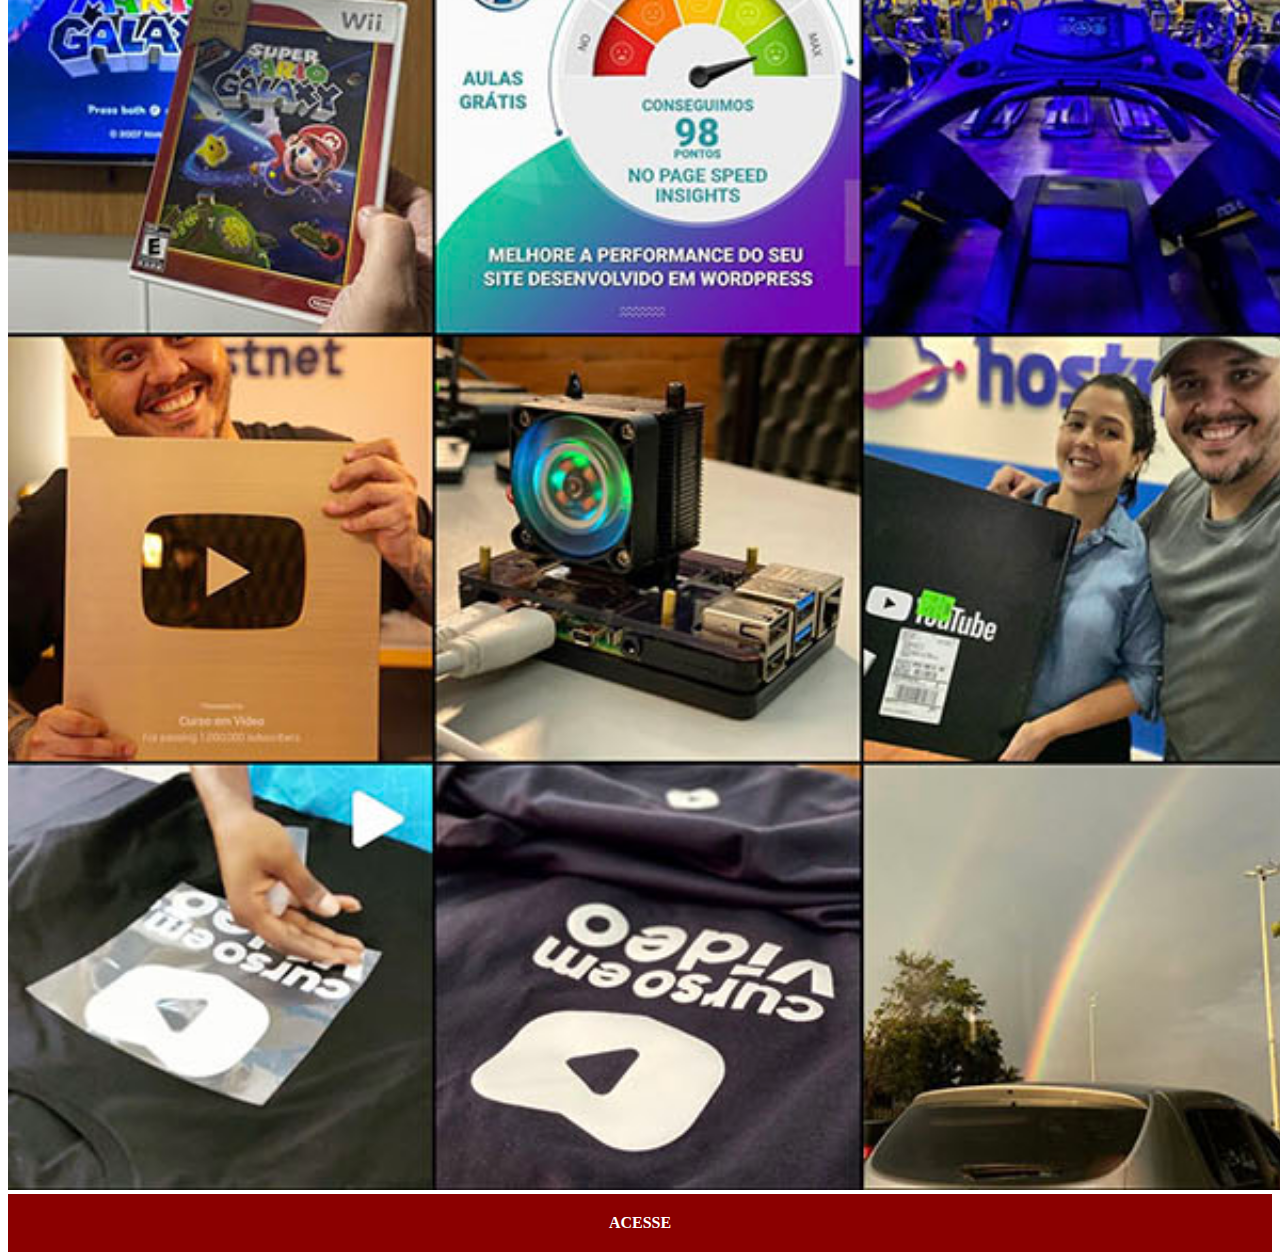
<file: instagram.html>
<!DOCTYPE html>
<html lang="pt-br">
<head>
    <meta charset="UTF-8">
    <meta http-equiv="X-UA-Compatible" content="IE=edge">
    <meta name="viewport" content="width=device-width, initial-scale=1.0">
    <title>Instagram</title>
    <link rel="stylesheet" href="estilos/social.css">
</head>
<body>
    <img src="imagens/tela-instagram.jpg" alt="Instagram">
    <a href="https://www.instagram.com/gustavoguanabara/"target="_blank">ACESSE</a>
</body>
</html>
</file>
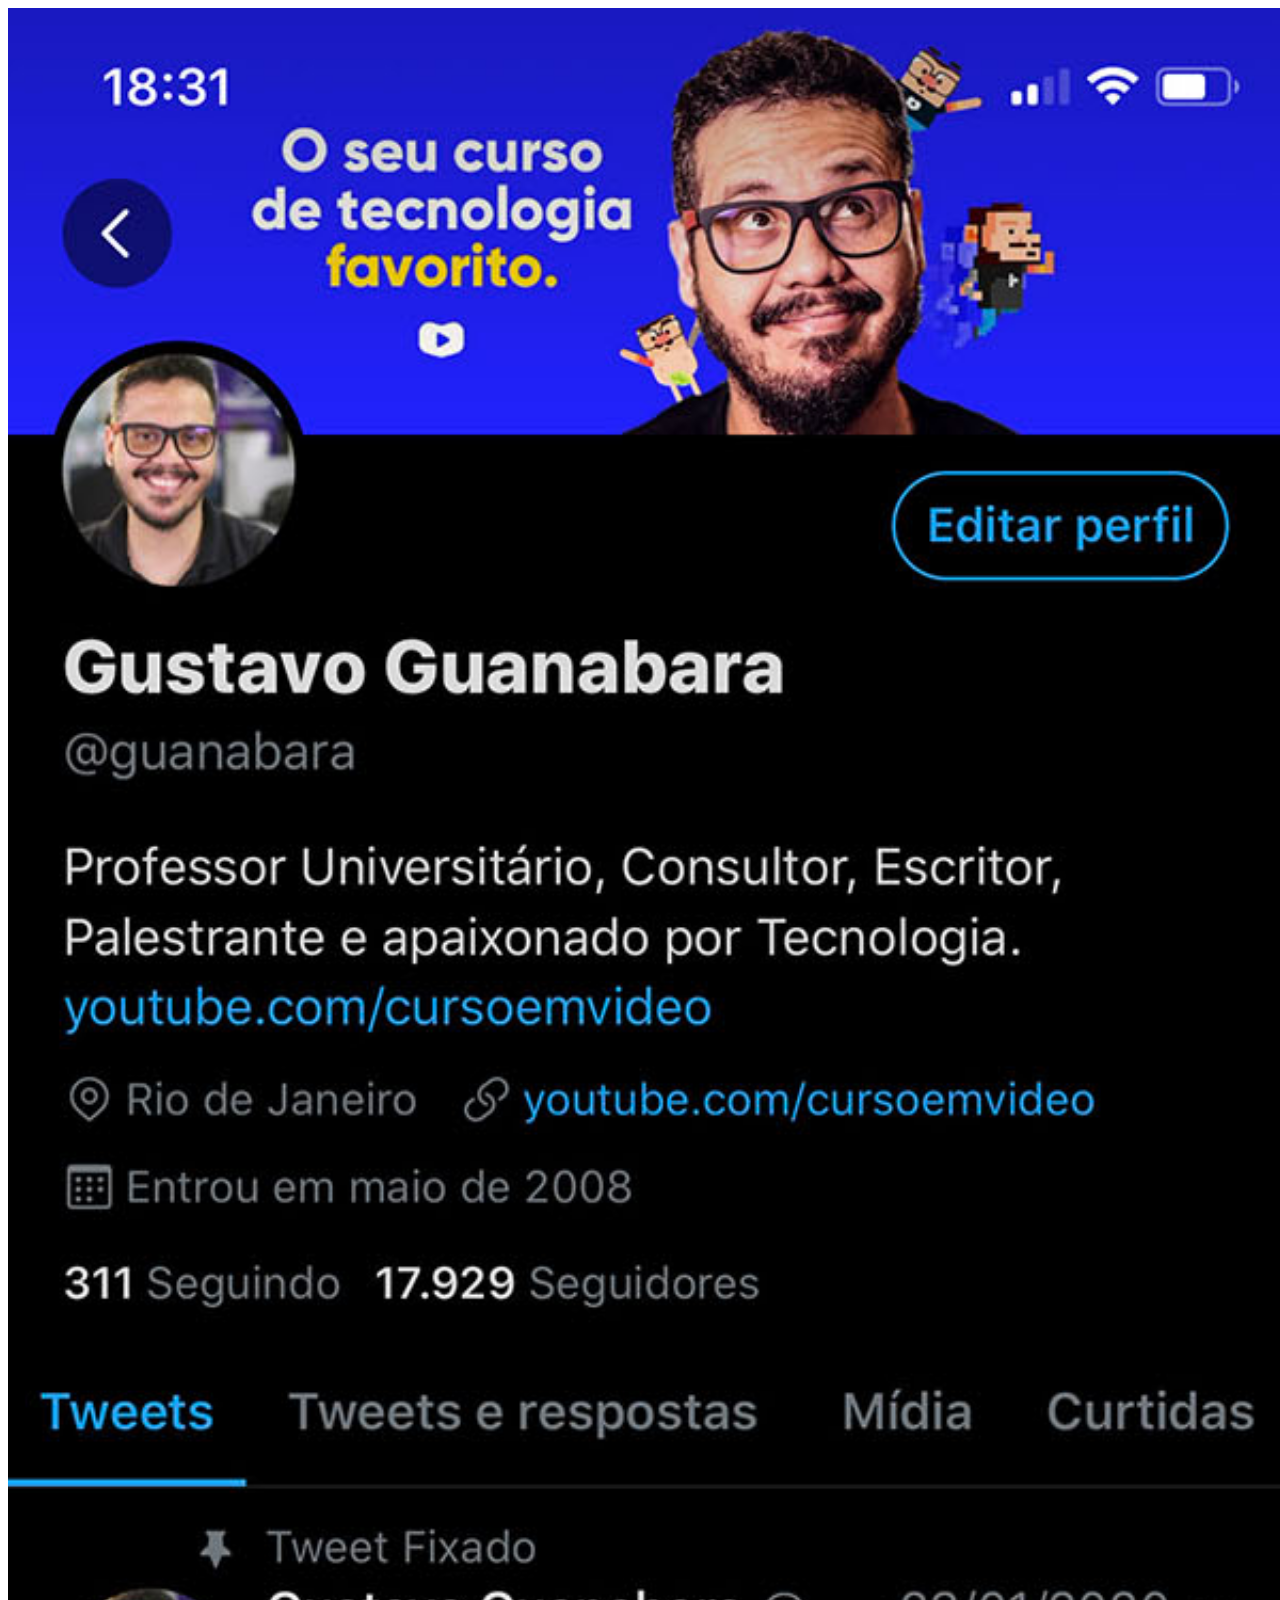
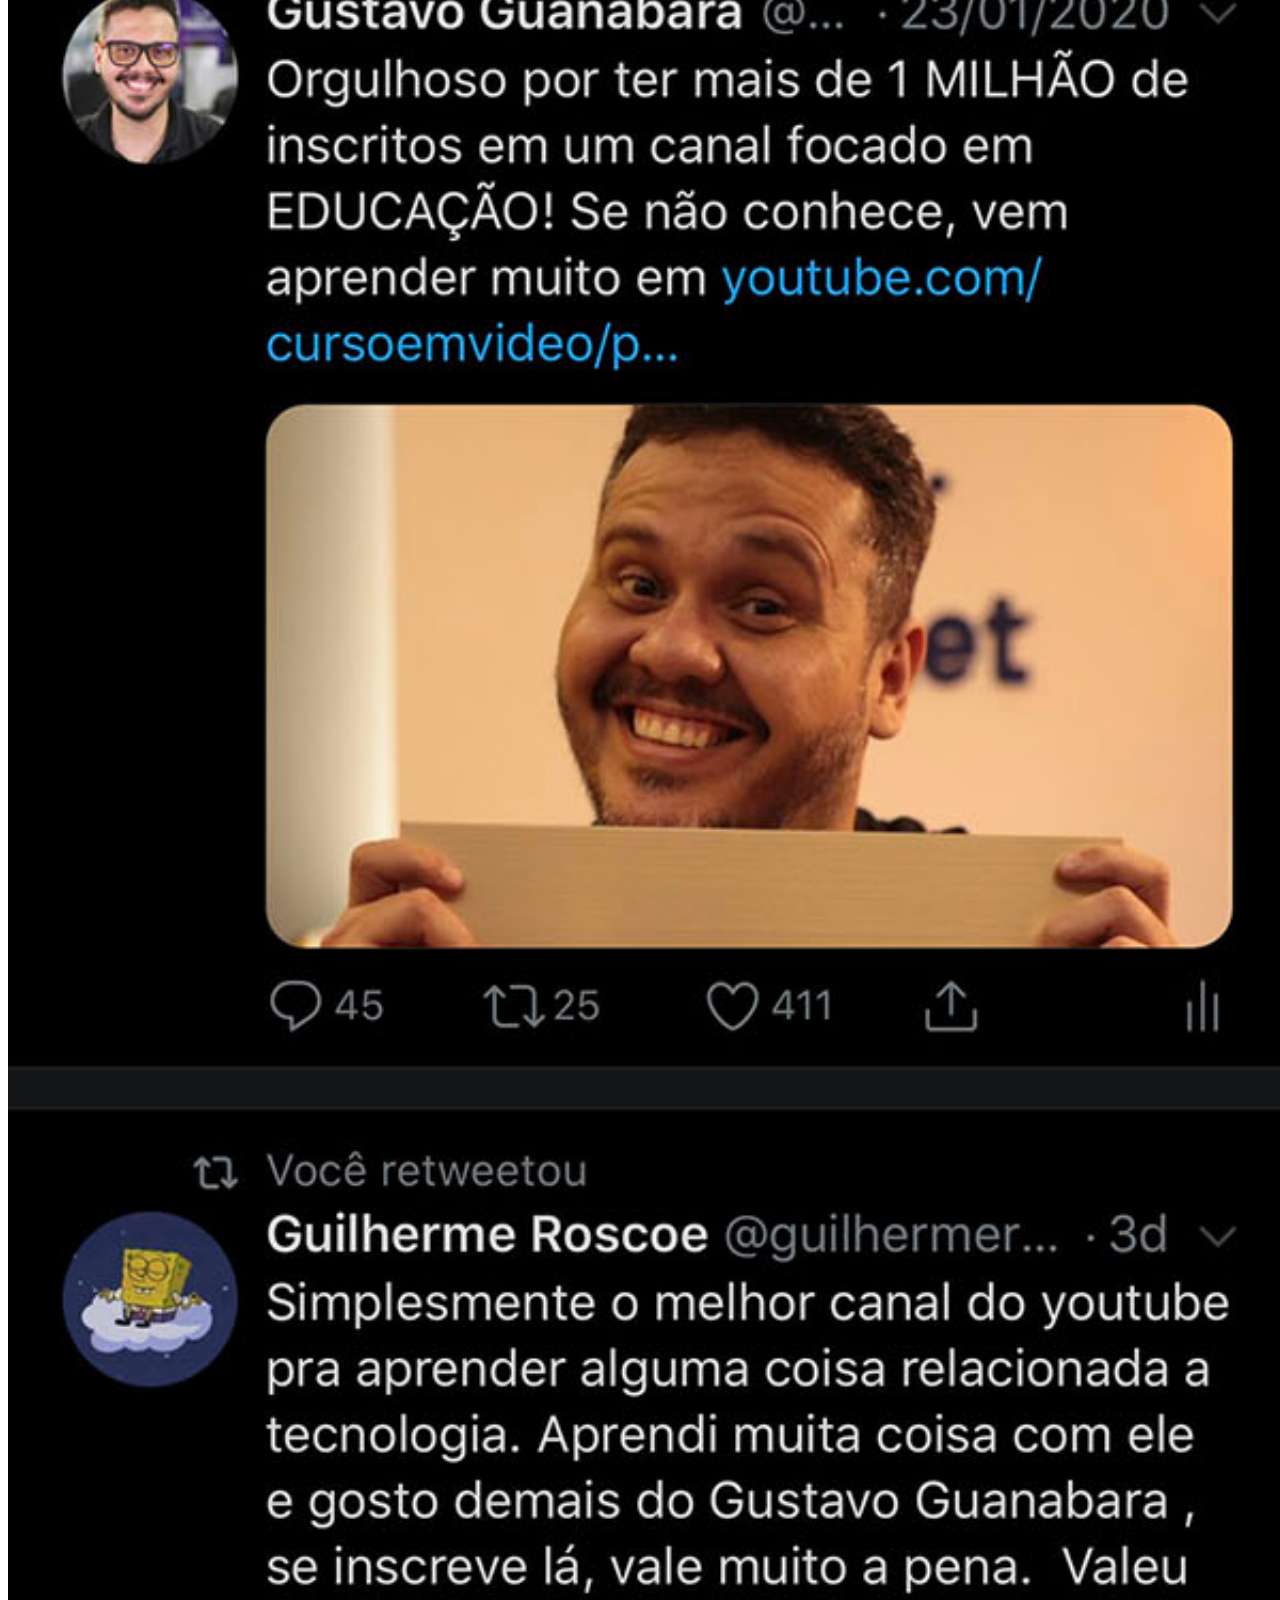
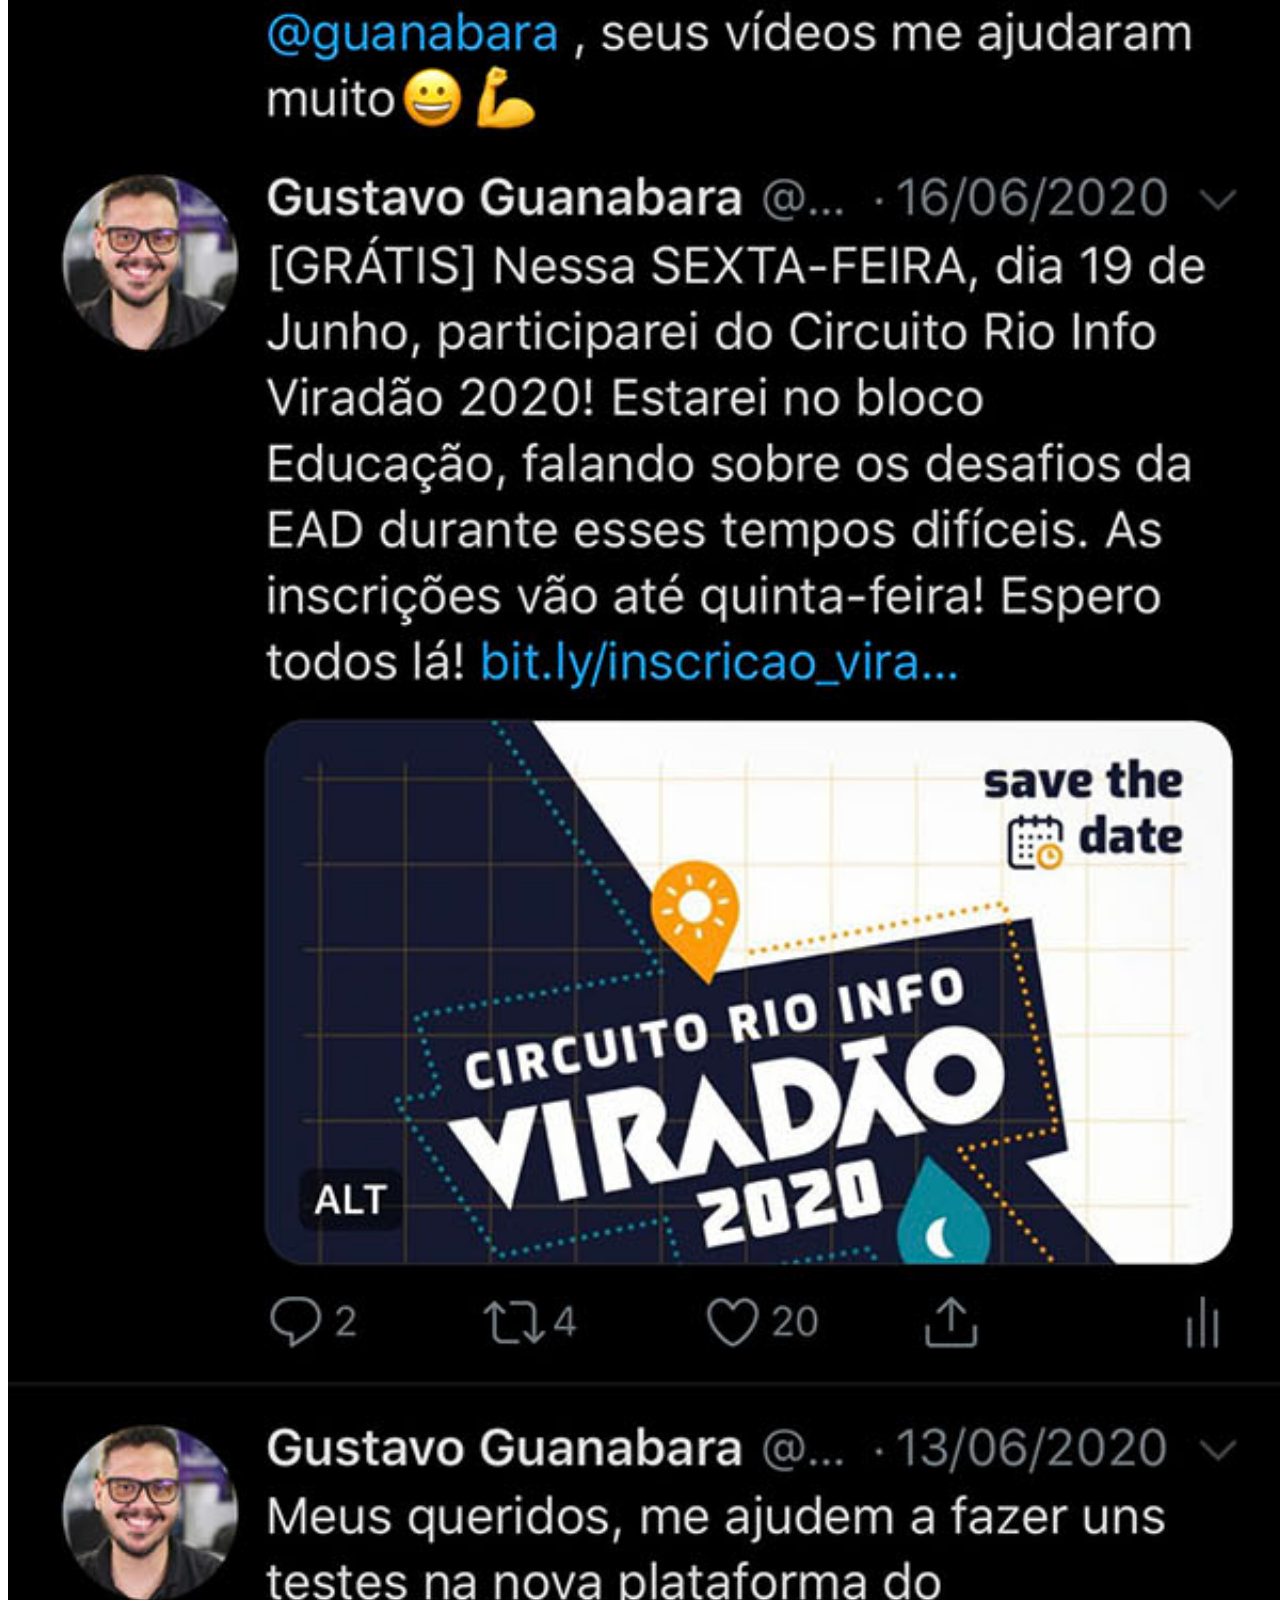
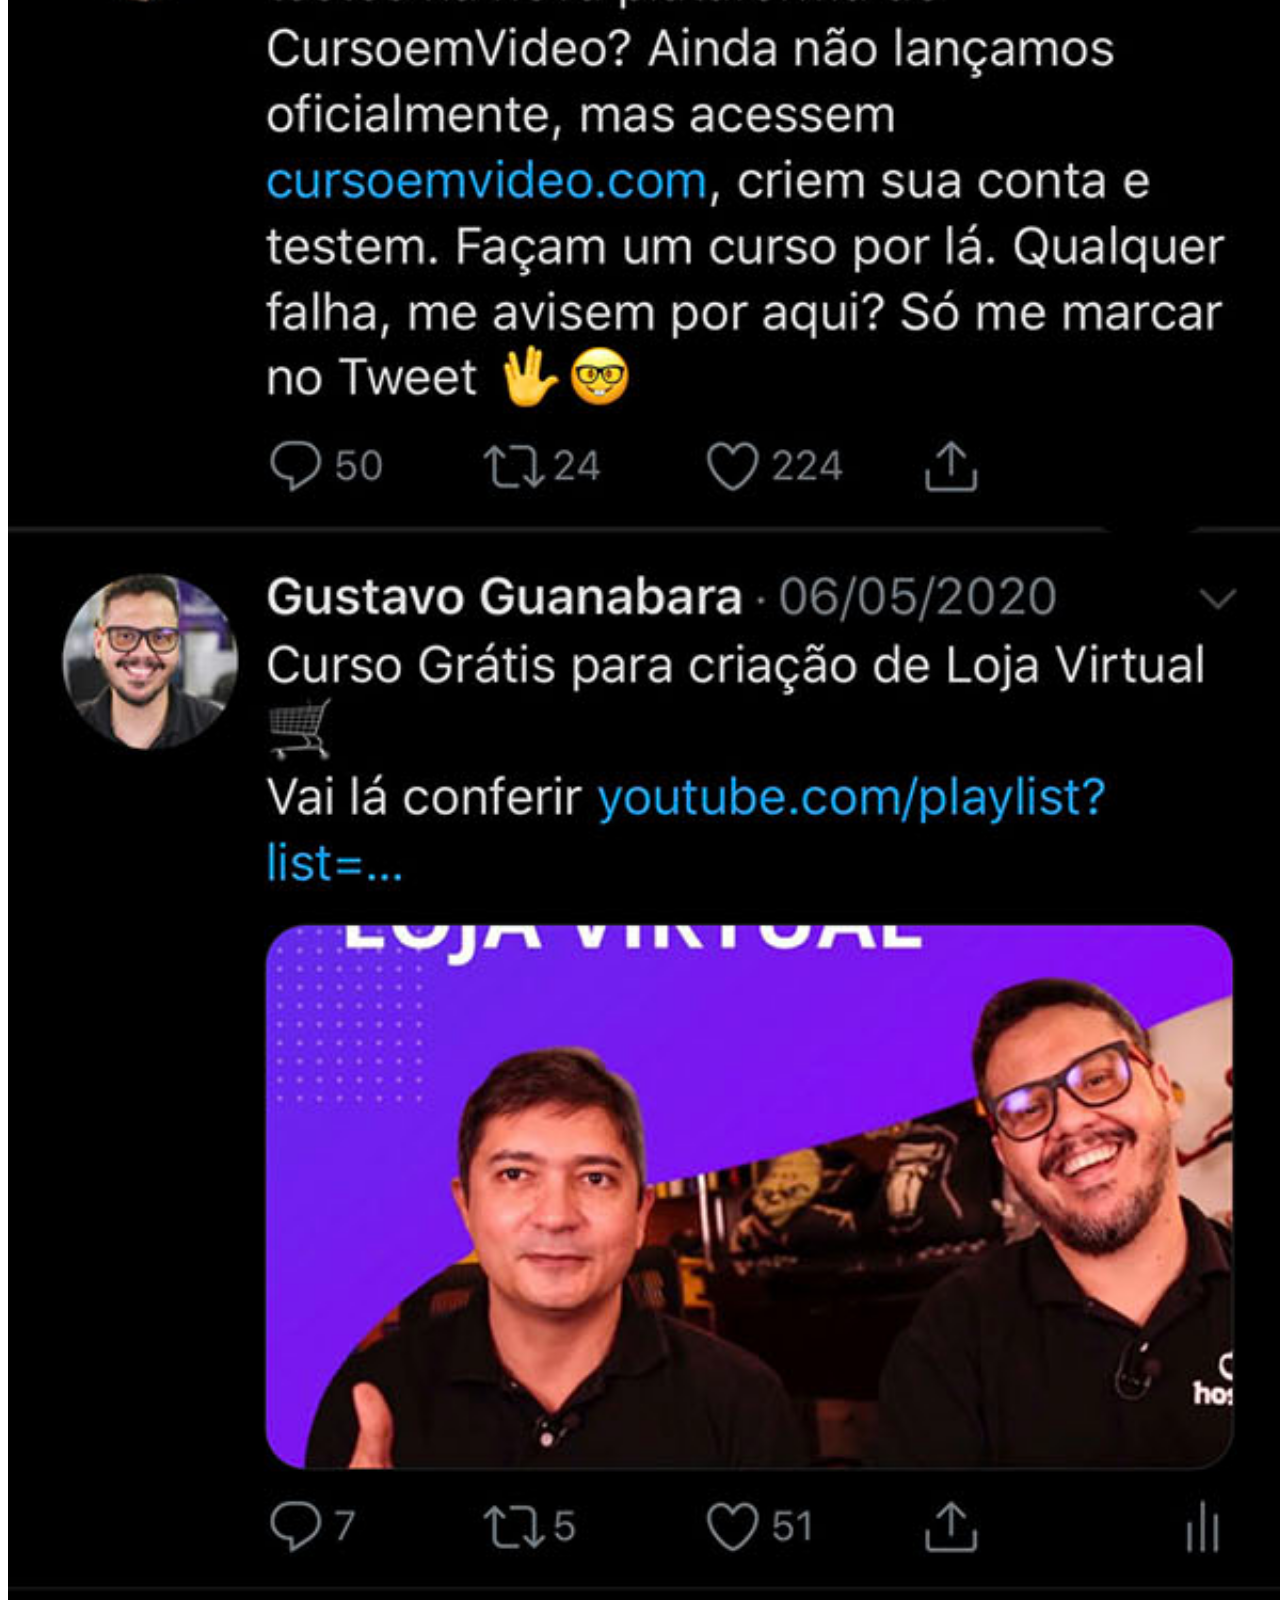
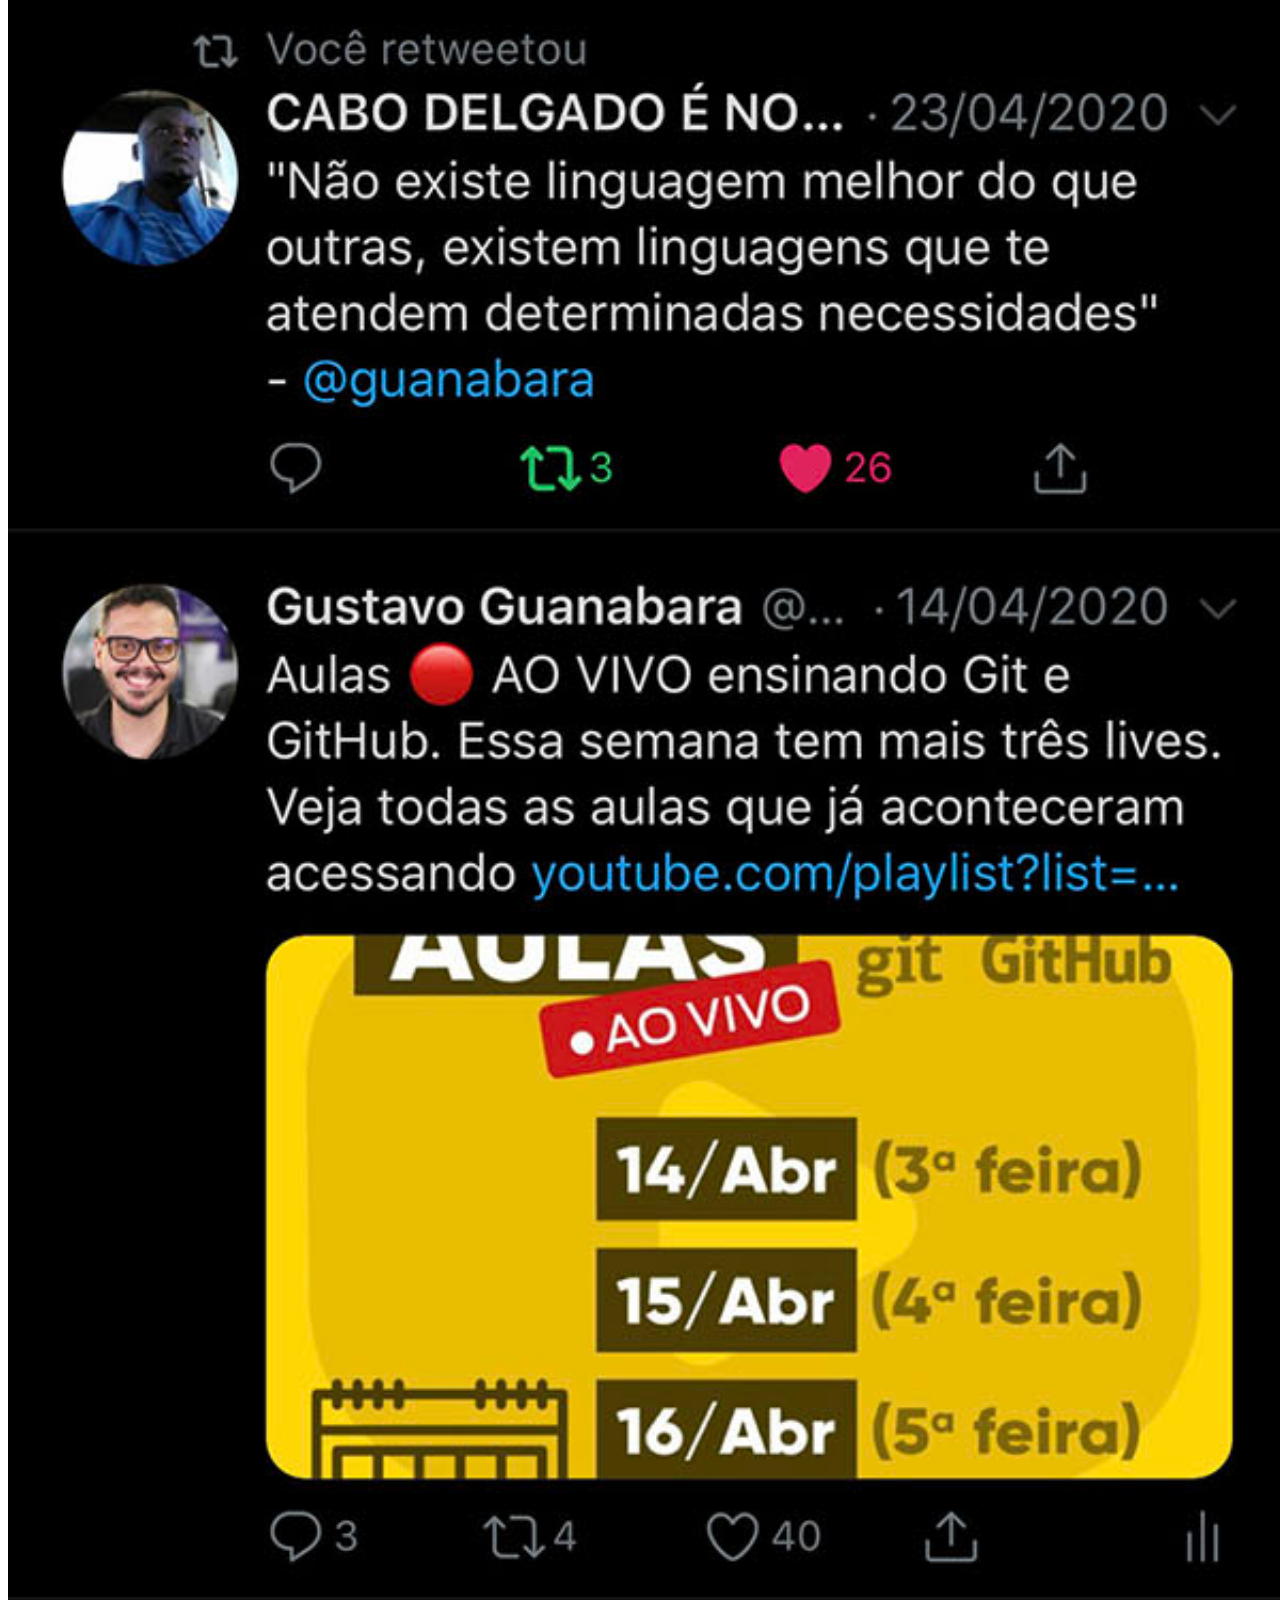
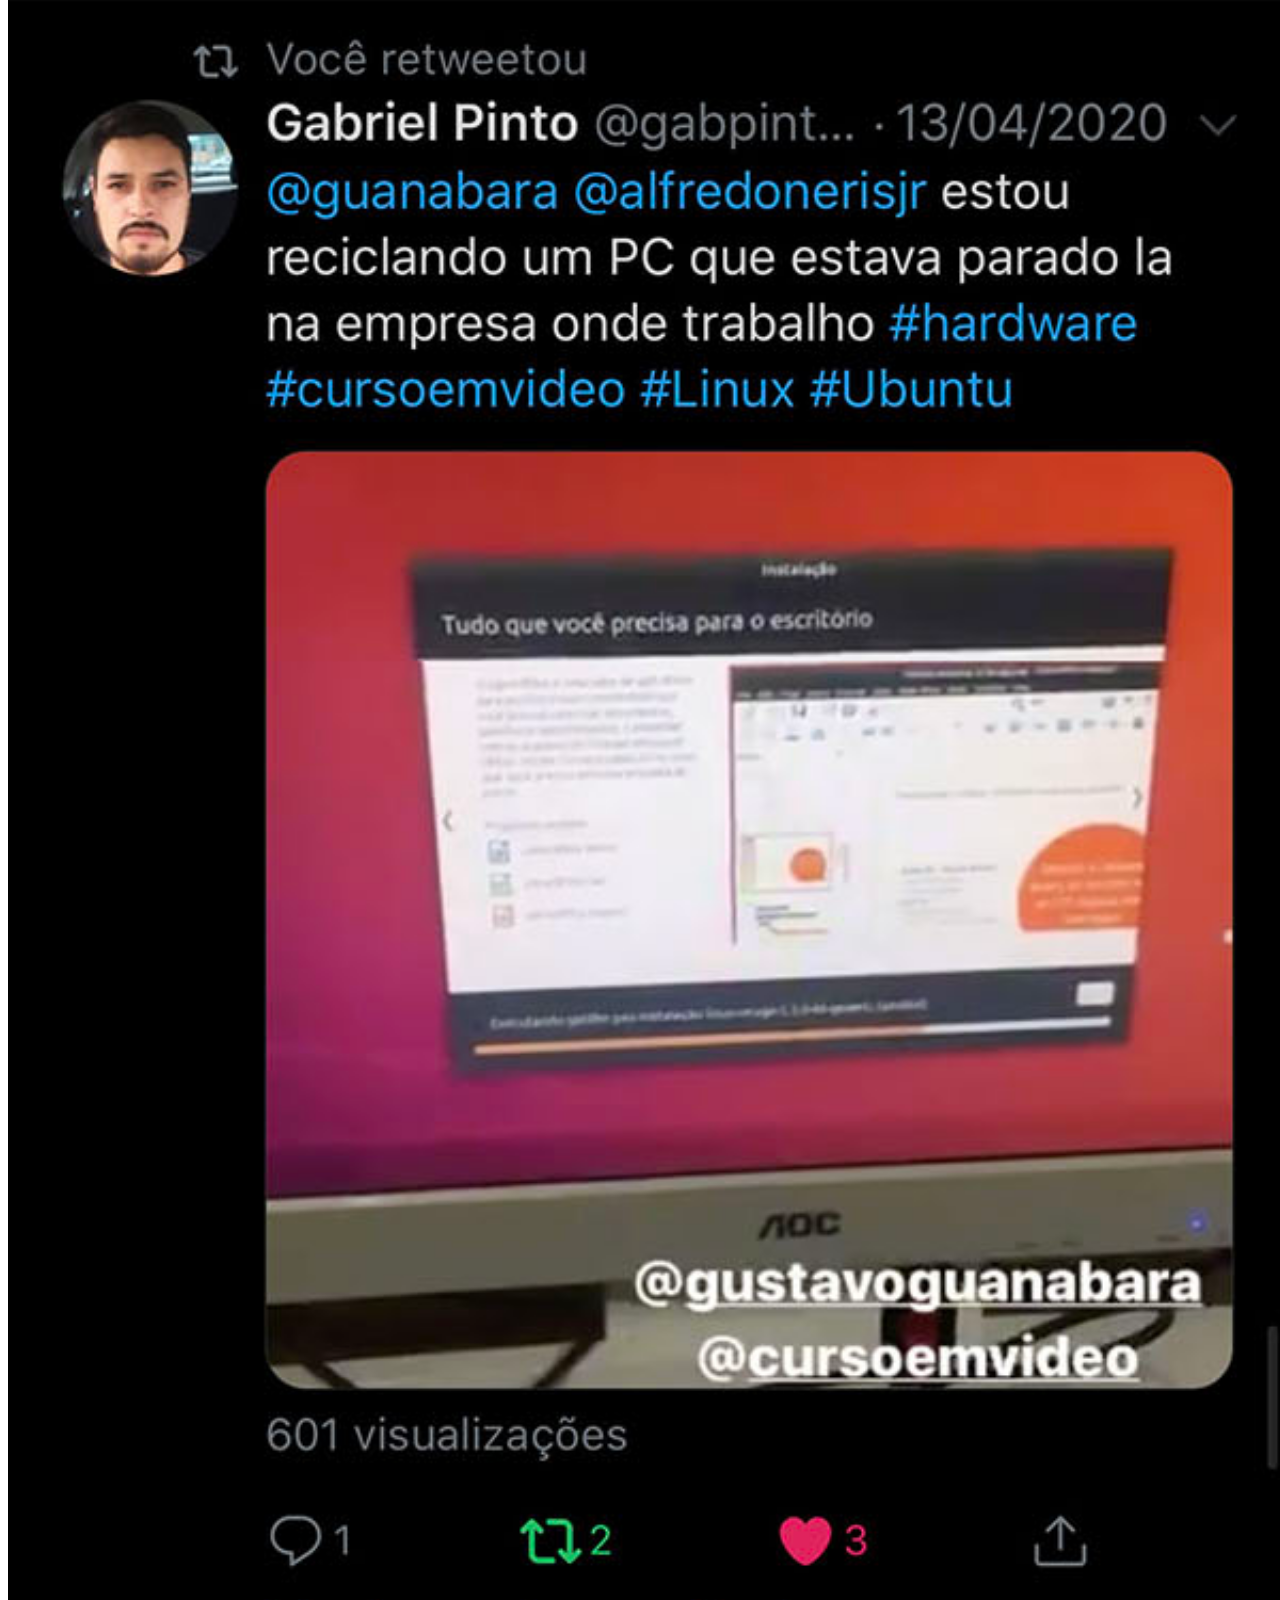
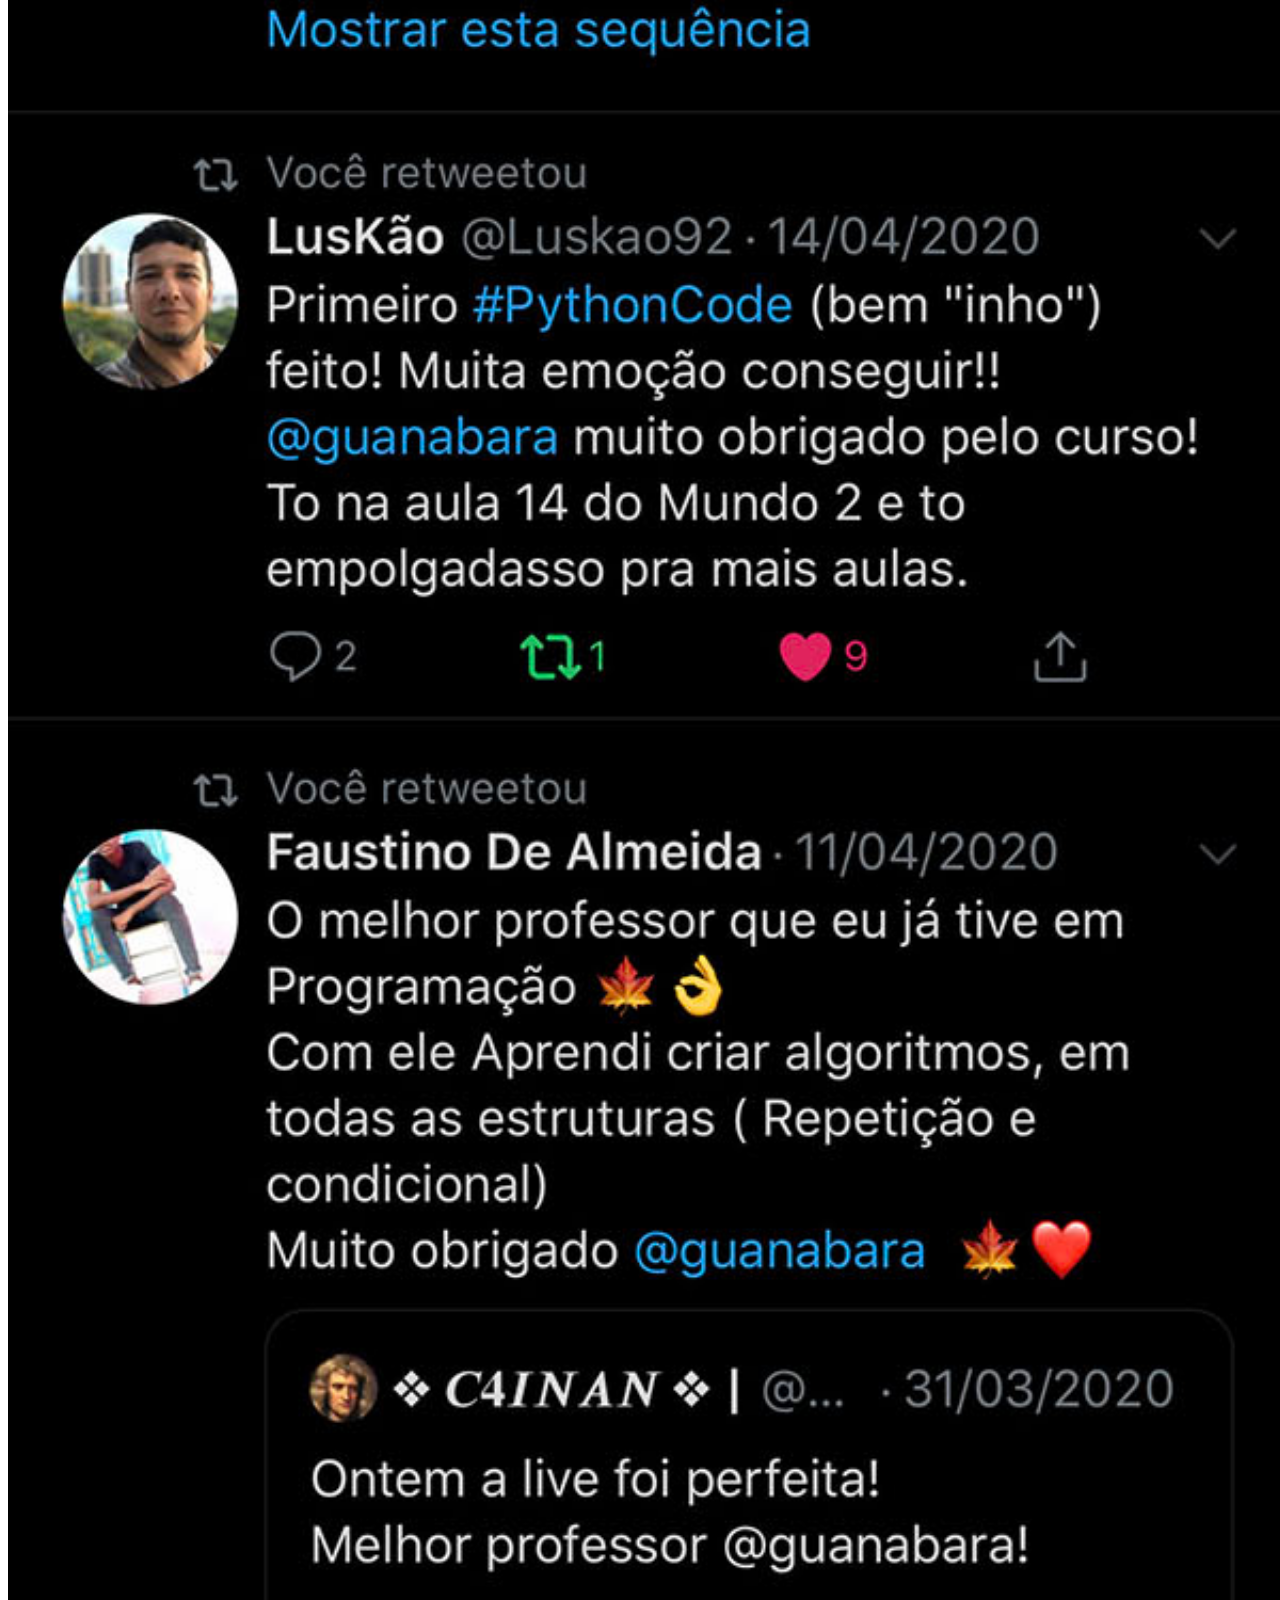
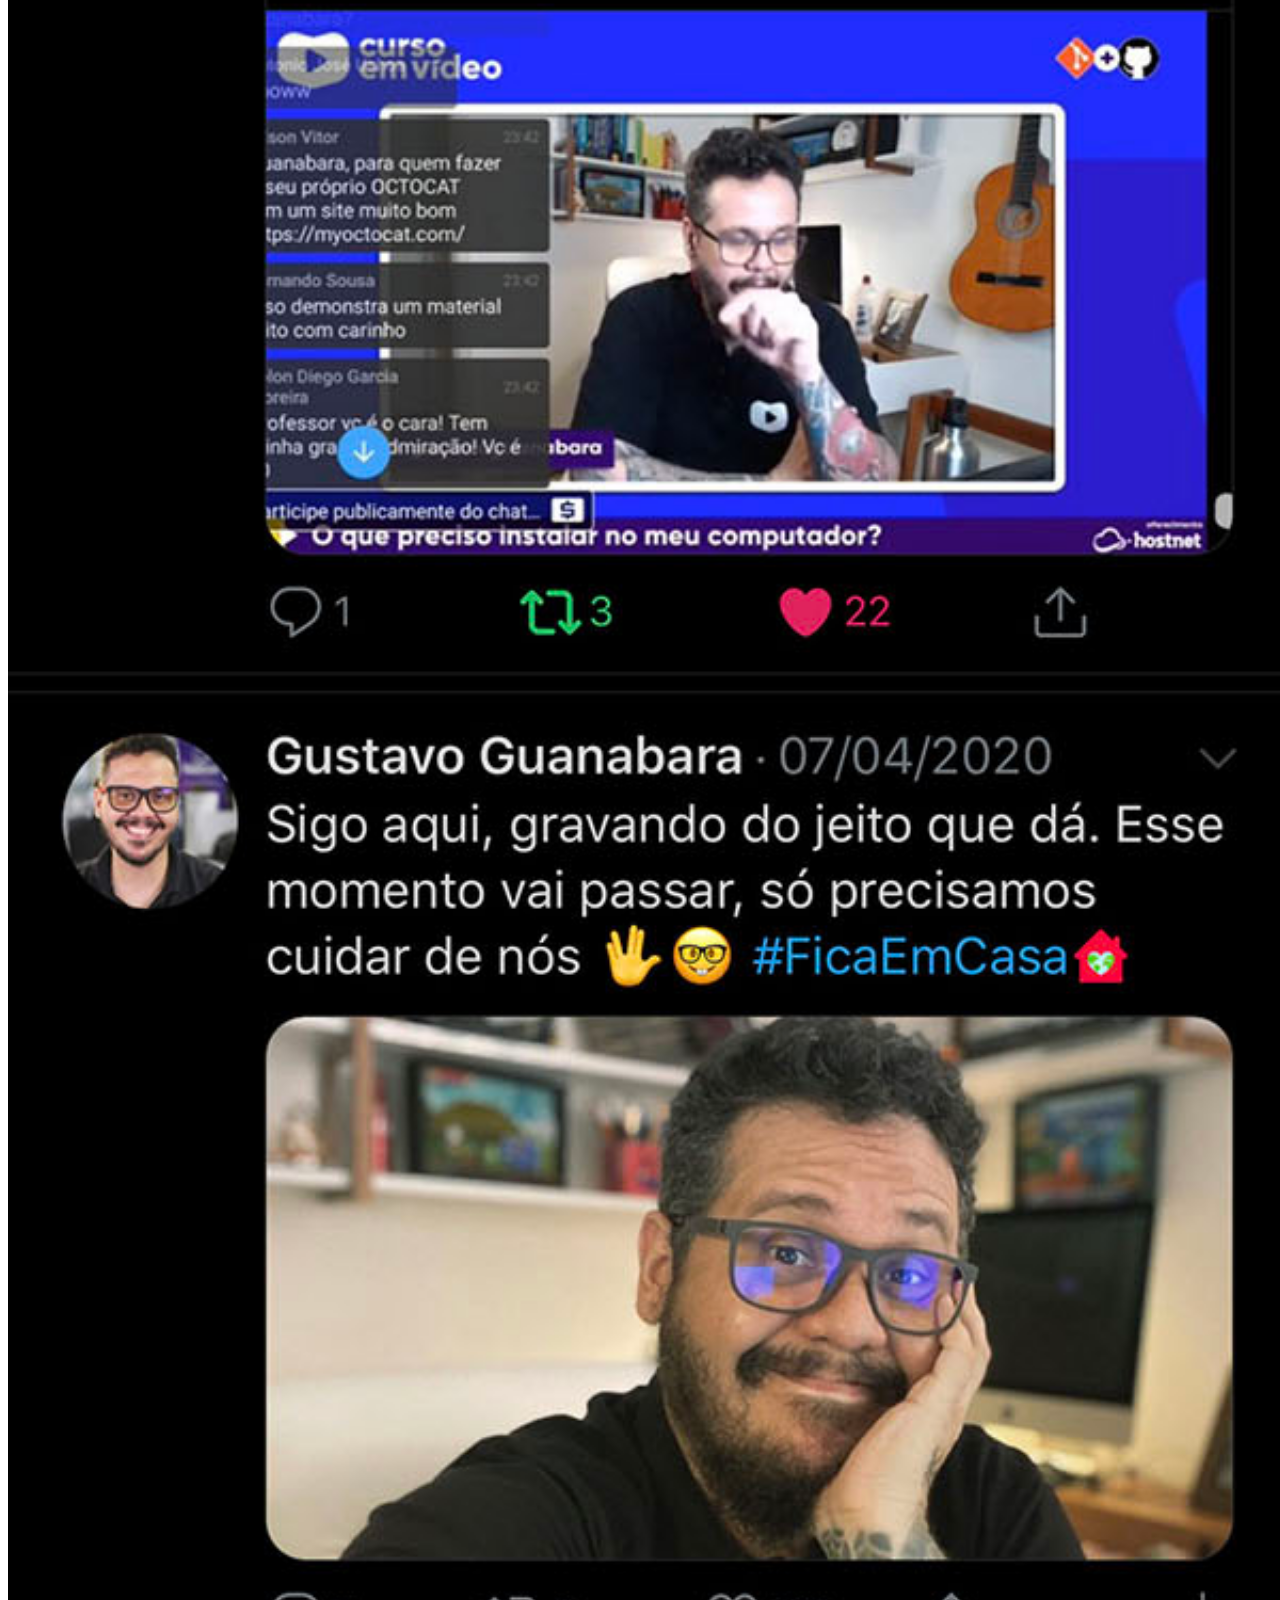
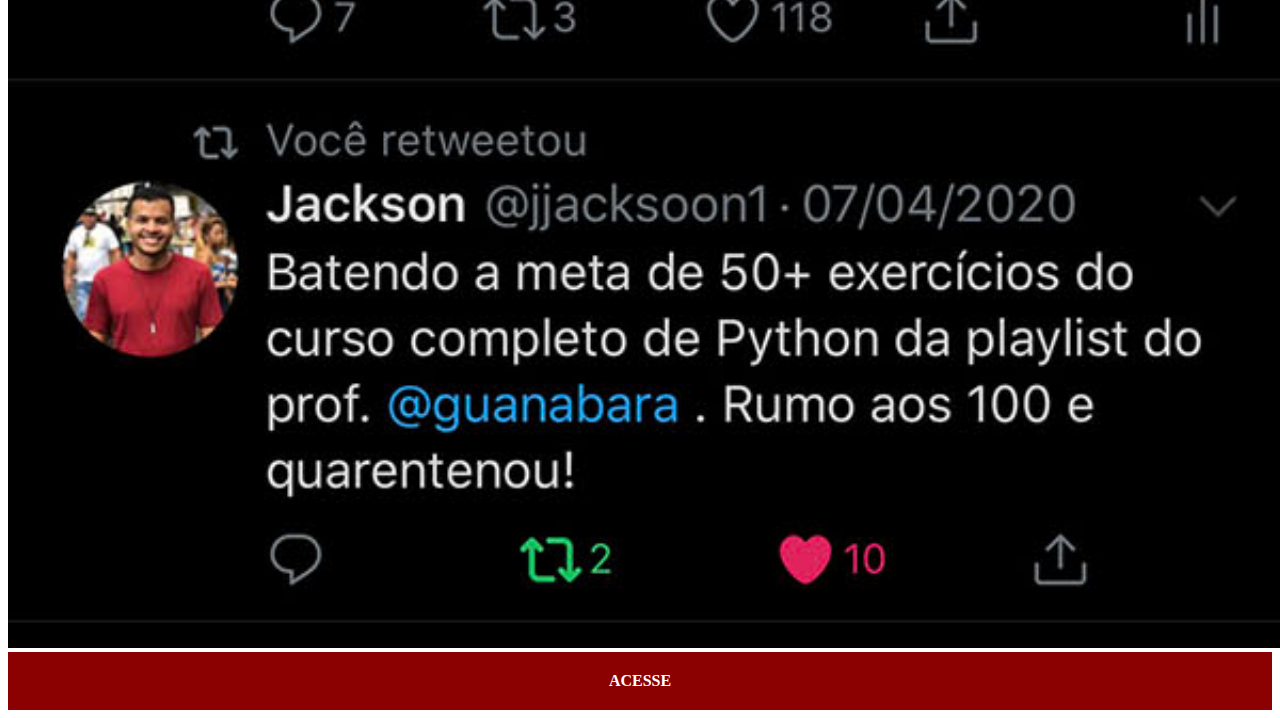
<file: twitter.html>
<!DOCTYPE html>
<html lang="pt-br">
<head>
    <meta charset="UTF-8">
    <meta http-equiv="X-UA-Compatible" content="IE=edge">
    <meta name="viewport" content="width=device-width, initial-scale=1.0">
    <title>Twitter</title>
    <link rel="stylesheet" href="estilos/social.css">
</head>
<body>
    <img src="imagens/tela-twitter.jpg" alt="Twitter">
    <a href="https://twitter.com/gustavoguanabara/"target="_blank">ACESSE</a>
</body>
</html>
</file>
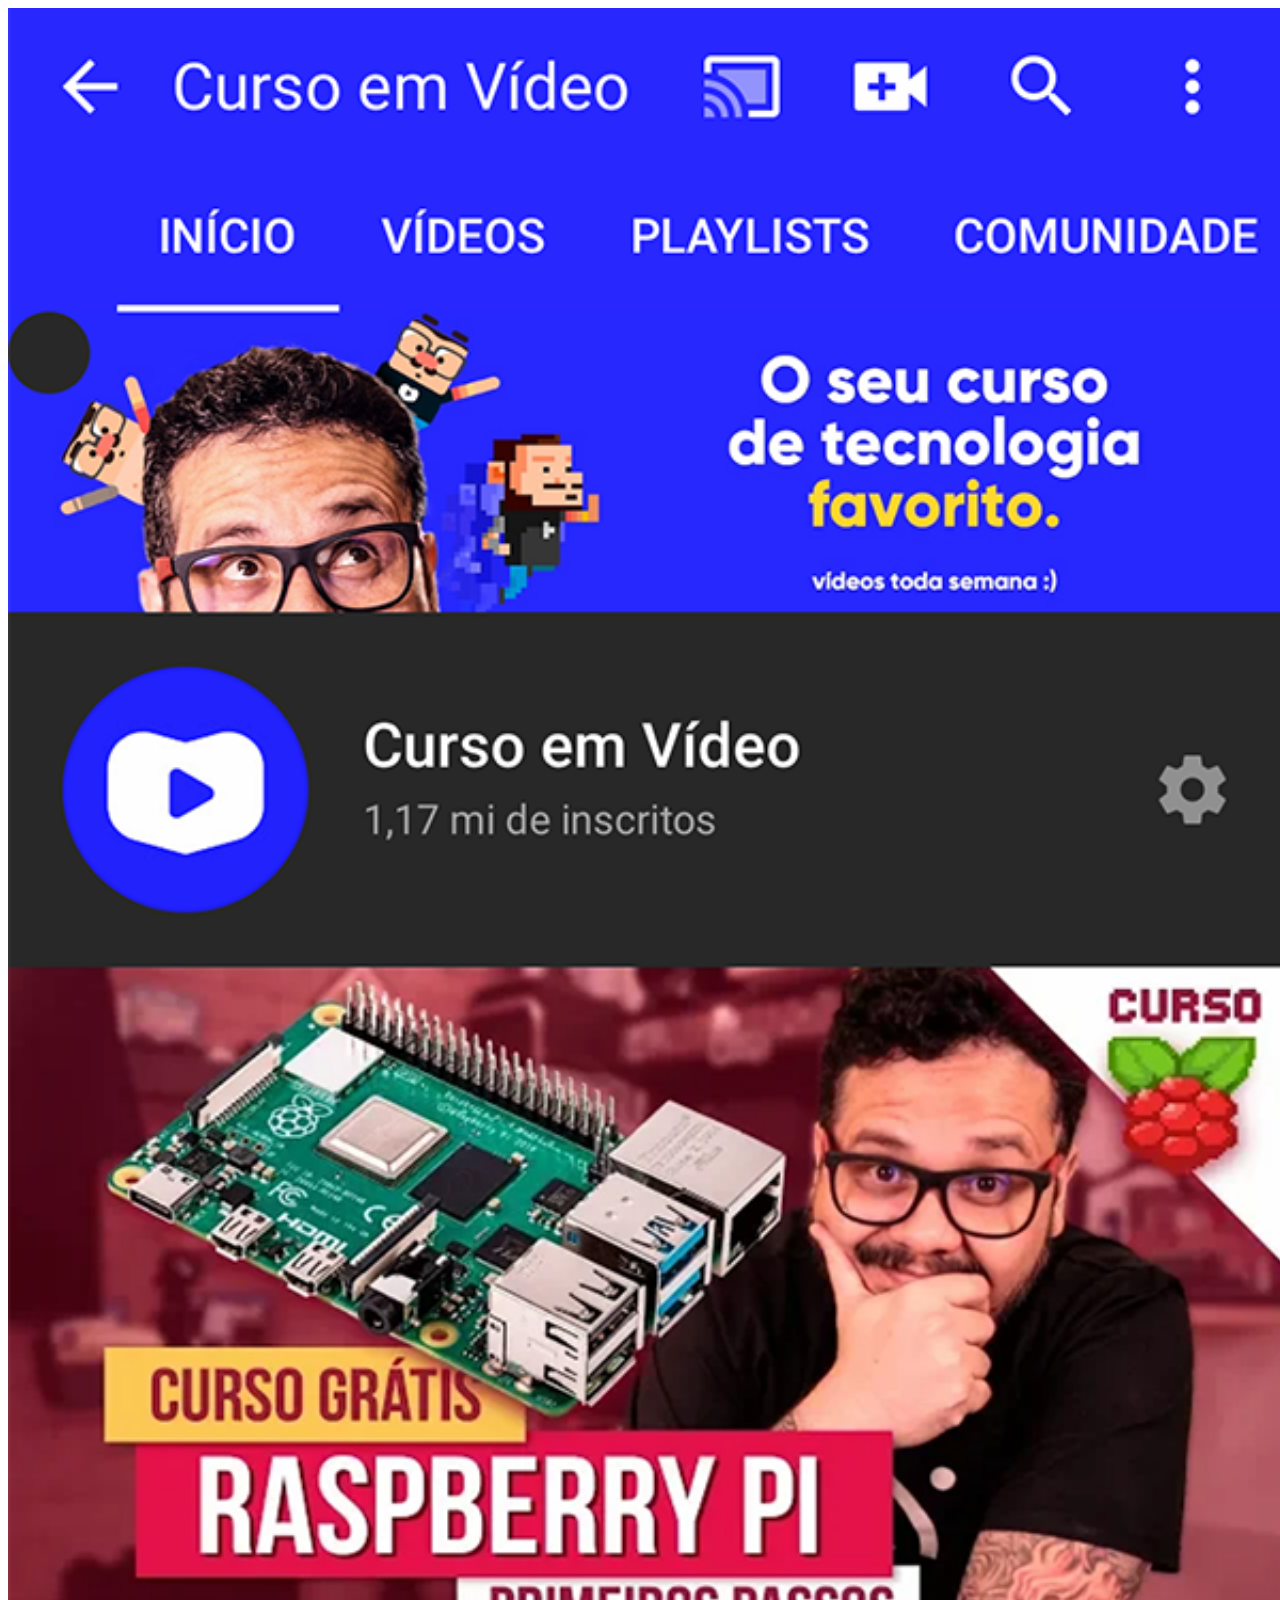
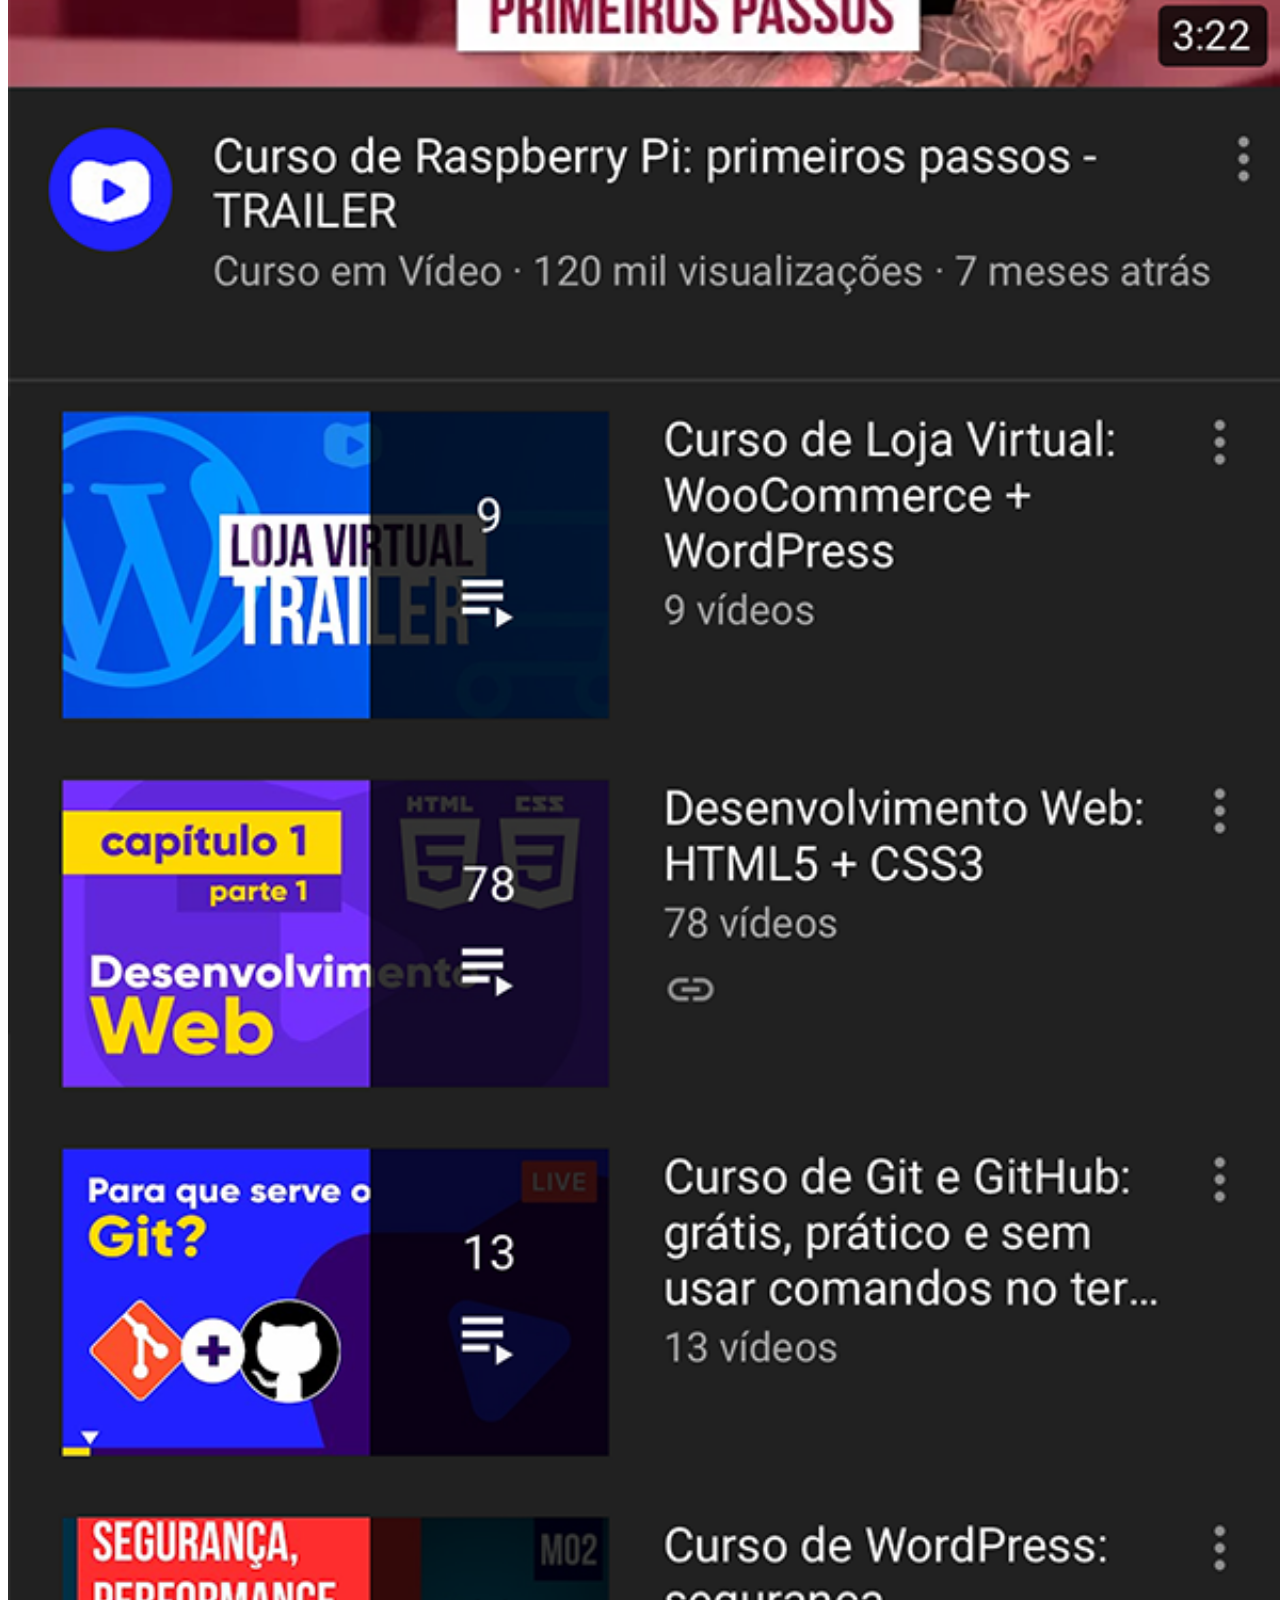
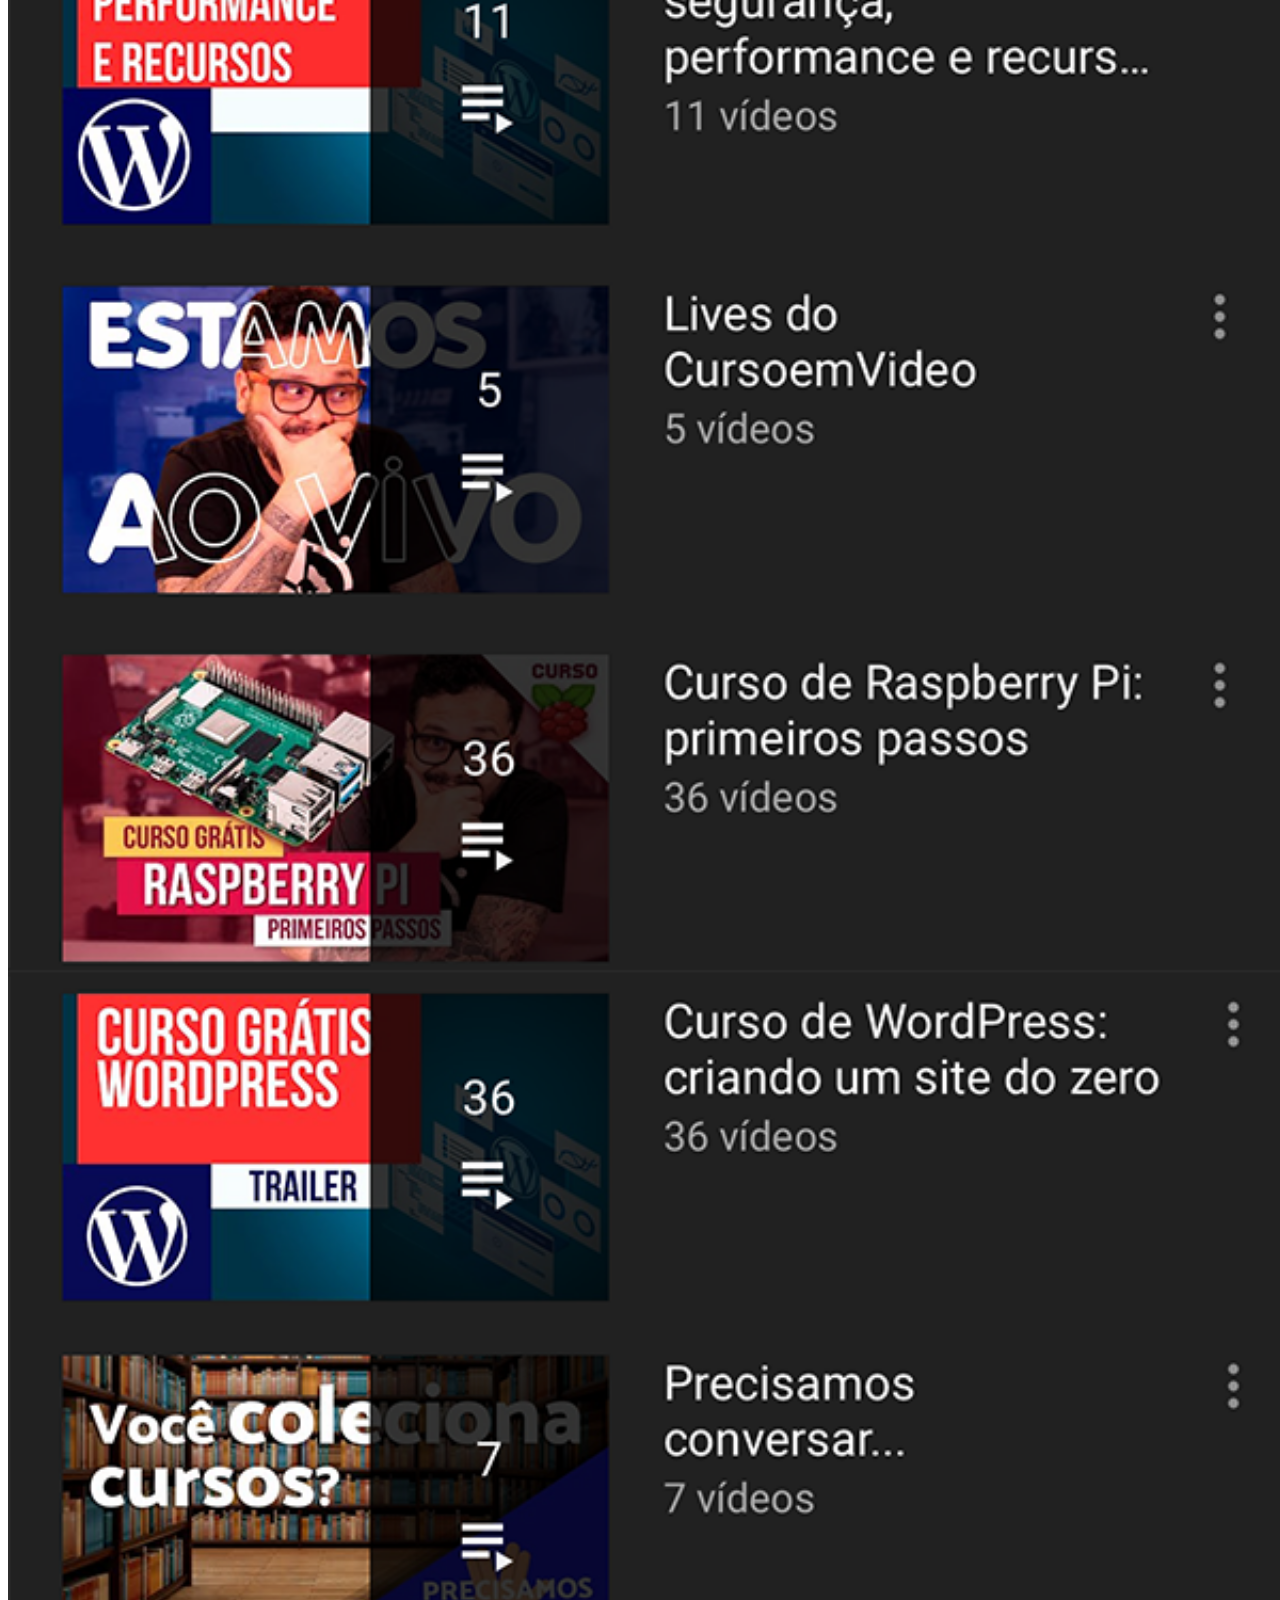
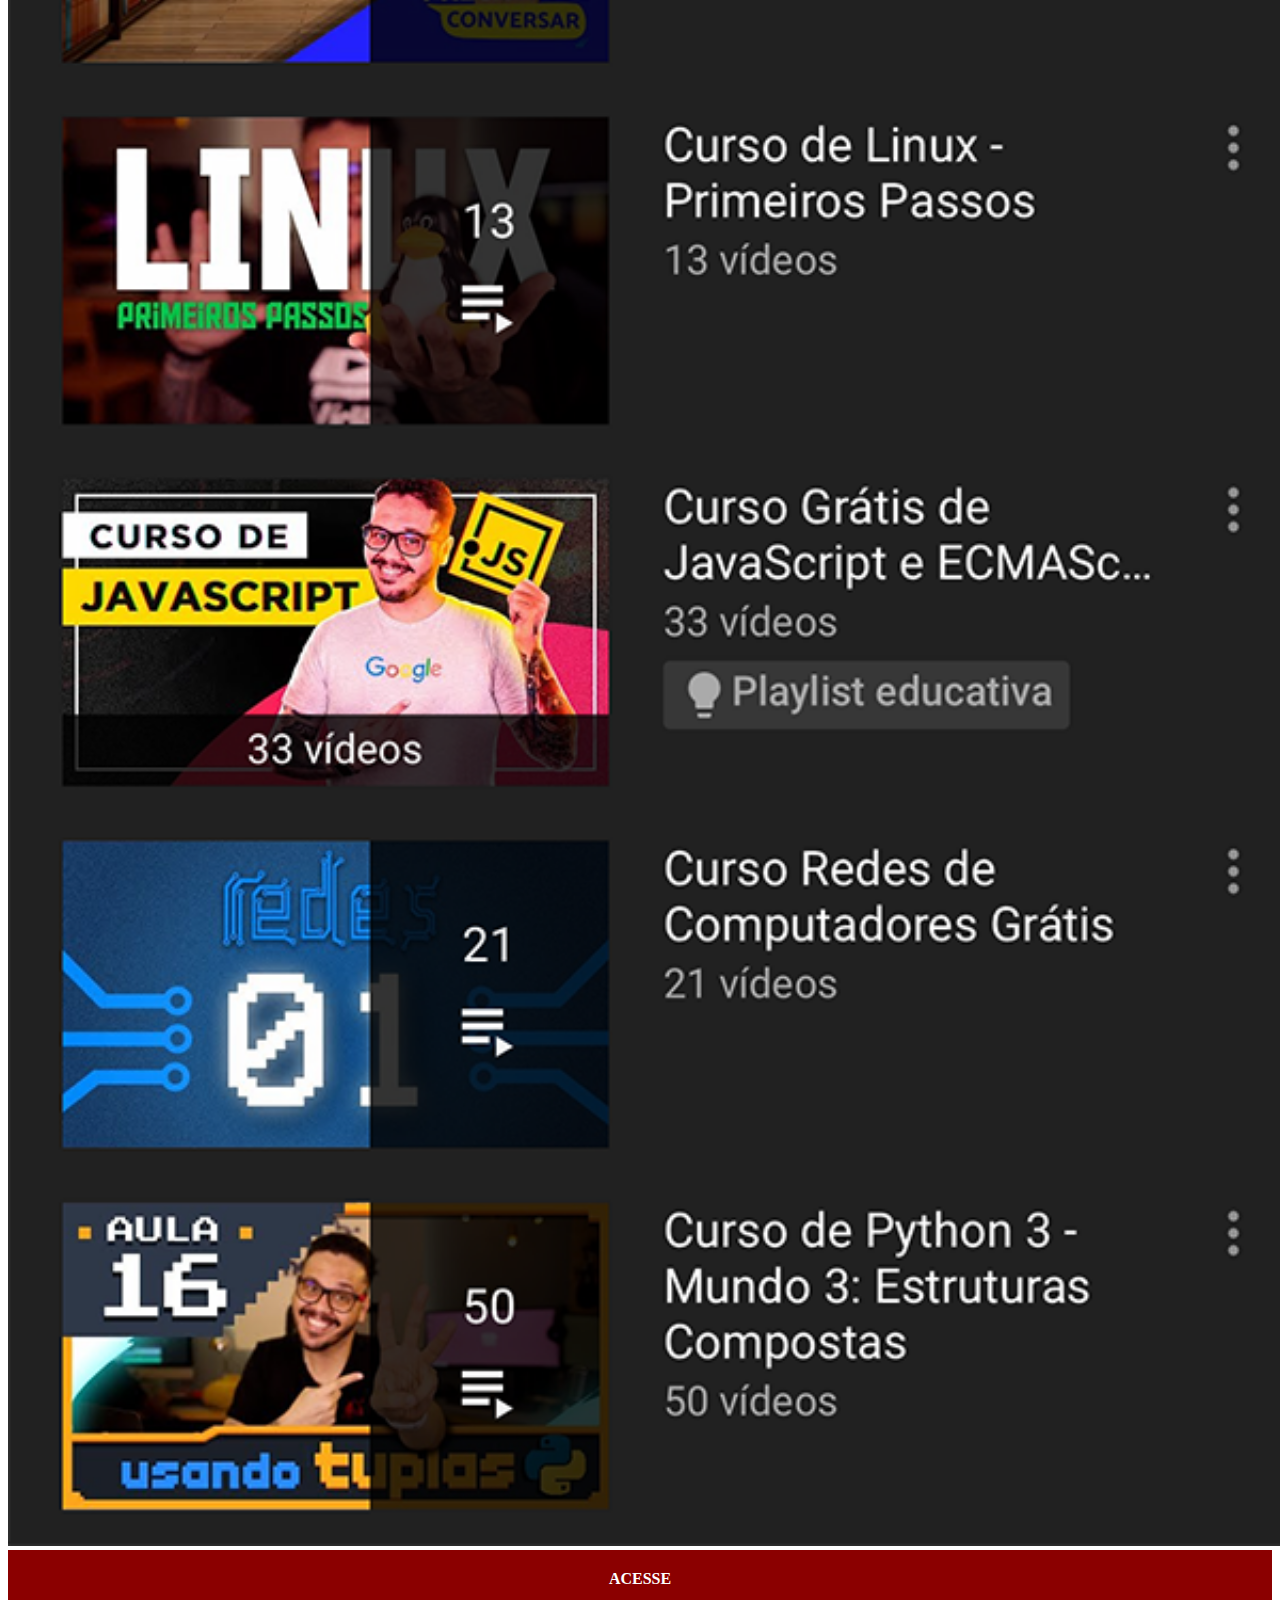
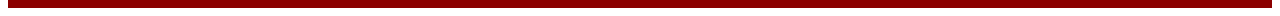
<file: youtube.html>
<!DOCTYPE html>
<html lang="pt-br">
<head>
    <meta charset="UTF-8">
    <meta http-equiv="X-UA-Compatible" content="IE=edge">
    <meta name="viewport" content="width=device-width, initial-scale=1.0">
    <title>Youtube</title>
    <link rel="stylesheet" href="estilos/social.css">
  

</head>
<body>
    <img src="imagens/tela-youtube.png" alt="YouTube">
    <a href="https://www.youtube.com/c/CursoemV%C3%ADdeo/playlists" target="_blank">ACESSE</a>
</body>
</html>
</file>
<file: estilos/style.css>
@charset "UTF-8";

*{
    margin: 0px;
    padding: 0px;
    font-family: Arial, Helvetica, sans-serif;
}
html, body{
    height: 100vh;
    width: 100vw;
    background-color: black;
}
body{
    background:url('../imagens/fundo-madeira.jpg')no-repeat top center;
    background-size: cover;
    background-attachment: fixed;
    
}
main{
    height:100vh ;
    position: relative; /*container de fora*/
    
}
section#telefone{
    position:absolute; /*container de dentro*/
    top: 50%;
    left: 50%;
    transform: translate(-50%, -50%);

    height: 627px;
    width: 311px;
    
    background:url('../imagens/frame-iphone.png');
    
}
iframe#tela{
    position: relative;
    top: 80px;
    left: 22px;
    width: 267px;
    height: 471px;
}

section#redes-sociais{
    text-align: right;
}

section#redes-sociais >a >img{
    width: 50px;
    margin: 10px;
    border-radius: 50px;
    box-shadow:2px 2px 5px rgba(0, 0, 0, 0.418) ;
    box-sizing: border-box;
    
}

section#redes-sociais img:hover{
    border: 2px solid rgba(255, 255, 255, 0.685);
    transform: translate(-3px, -3px);
    box-shadow: 5px 5px 10px black;
    transition: transform .5s, bolder.1s
}
</file>
<file: estilos/social.css>
@charset "UTF-8";

<style>
*{
    margin: 0px;
    padding: 0px;
    font-family: Arial, Helvetica, sans-serif;
}
::-webkit-scrollbar{
    width: 0px;
    height: 0px;
}

img{
    width: 100vw;

}
a {
    display: block;
    background-color: darkred;
    color: white;
    padding: 20px;
    text-align: center;
    font-weight: bolder;
    text-decoration: none;

}
a:hover{
    background-color: rgba(0, 0, 0, 0.774);
}

</style>
</file>
